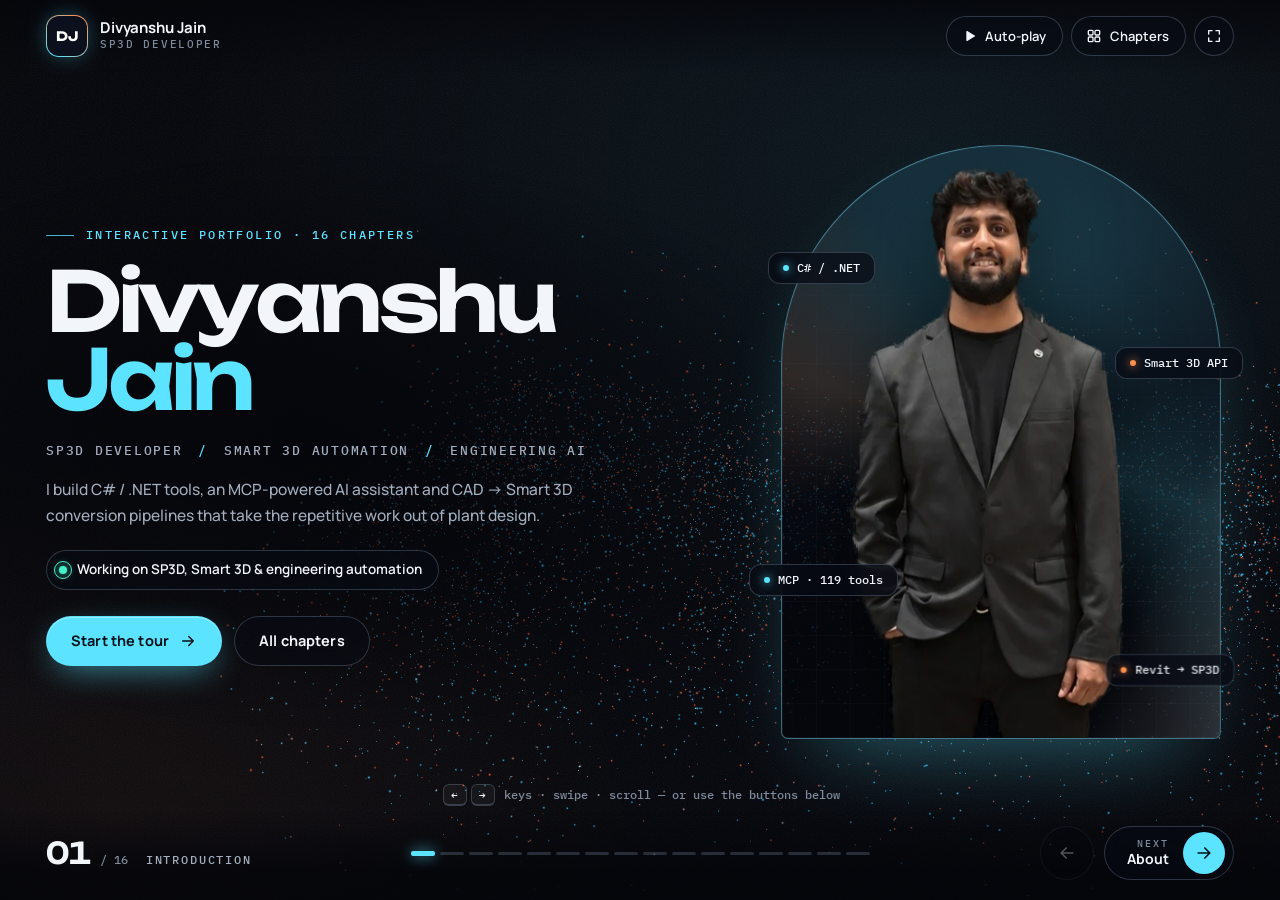
<file: showcase/index.html>
<!doctype html>
<html lang="en" class="no-js">
<head>
  <meta charset="utf-8">
  <meta name="viewport" content="width=device-width, initial-scale=1, viewport-fit=cover">
  <title>Divyanshu Jain — SP3D Developer · Interactive Showcase</title>
  <meta name="description" content="An immersive, chapter-by-chapter tour of Divyanshu Jain's SP3D / Smart 3D work: an MCP-powered AI assistant, automation and bulkload tools, CAD → SP3D conversion, a browser 3D viewer and more.">
  <meta name="theme-color" content="#04050a">
  <meta property="og:type" content="website">
  <meta property="og:title" content="Divyanshu Jain — SP3D Developer · Interactive Showcase">
  <meta property="og:description" content="Smart 3D automation, an MCP-powered SP3D AI Assistant, bulkload tools and CAD → SP3D conversion — told in 16 cinematic chapters.">
  <meta property="og:url" content="https://divyanshu-jain9898.github.io/Divyanshu-Jain-Portfolio/showcase/">
  <meta property="og:image" content="https://divyanshu-jain9898.github.io/Divyanshu-Jain-Portfolio/showcase/og.jpg">
  <meta name="twitter:card" content="summary_large_image">
  <link rel="icon" href="favicon.svg" type="image/svg+xml">
  <link rel="preconnect" href="https://fonts.googleapis.com">
  <link rel="preconnect" href="https://fonts.gstatic.com" crossorigin>
  <link rel="stylesheet" href="https://fonts.googleapis.com/css2?family=IBM+Plex+Mono:wght@400;500&family=Manrope:wght@400;500;600;700&family=Unbounded:wght@400;500;600;700&display=swap">
  <link rel="stylesheet" href="css/app.css">
  <link rel="preload" as="image" href="media/img/portrait-cutout.webp">
  <script>document.documentElement.classList.replace("no-js", "js");</script>
</head>
<body>
  <svg width="0" height="0" style="position:absolute" aria-hidden="true">
    <symbol id="i-next" viewBox="0 0 24 24"><path d="M5 12h14M13 6l6 6-6 6" fill="none" stroke="currentColor" stroke-width="2" stroke-linecap="round" stroke-linejoin="round"/></symbol>
    <symbol id="i-prev" viewBox="0 0 24 24"><path d="M19 12H5M11 6l-6 6 6 6" fill="none" stroke="currentColor" stroke-width="2" stroke-linecap="round" stroke-linejoin="round"/></symbol>
    <symbol id="i-grid" viewBox="0 0 24 24"><g fill="none" stroke="currentColor" stroke-width="2"><rect x="3.5" y="3.5" width="7" height="7" rx="1.5"/><rect x="13.5" y="3.5" width="7" height="7" rx="1.5"/><rect x="3.5" y="13.5" width="7" height="7" rx="1.5"/><rect x="13.5" y="13.5" width="7" height="7" rx="1.5"/></g></symbol>
    <symbol id="i-play" viewBox="0 0 24 24"><path d="M8 5.5v13a1 1 0 0 0 1.5.86l11-6.5a1 1 0 0 0 0-1.72l-11-6.5A1 1 0 0 0 8 5.5Z" fill="currentColor"/></symbol>
    <symbol id="i-pause" viewBox="0 0 24 24"><g fill="currentColor"><rect x="6" y="5" width="4" height="14" rx="1"/><rect x="14" y="5" width="4" height="14" rx="1"/></g></symbol>
    <symbol id="i-expand" viewBox="0 0 24 24"><path d="M4 9V4h5M20 9V4h-5M4 15v5h5M20 15v5h-5" fill="none" stroke="currentColor" stroke-width="2" stroke-linecap="round" stroke-linejoin="round"/></symbol>
    <symbol id="i-close" viewBox="0 0 24 24"><path d="M6 6l12 12M18 6 6 18" fill="none" stroke="currentColor" stroke-width="2" stroke-linecap="round"/></symbol>
    <symbol id="i-check" viewBox="0 0 24 24"><path d="m5 12 5 5L20 7" fill="none" stroke="currentColor" stroke-width="2.4" stroke-linecap="round" stroke-linejoin="round"/></symbol>
    <symbol id="i-copy" viewBox="0 0 24 24"><g fill="none" stroke="currentColor" stroke-width="2"><rect x="9" y="9" width="12" height="12" rx="2"/><path d="M5 15V5a2 2 0 0 1 2-2h10"/></g></symbol>
    <symbol id="i-mail" viewBox="0 0 24 24"><g fill="none" stroke="currentColor" stroke-width="2" stroke-linecap="round" stroke-linejoin="round"><rect x="3" y="5" width="18" height="14" rx="2"/><path d="m3 7 9 6 9-6"/></g></symbol>
    <symbol id="i-phone" viewBox="0 0 24 24"><path d="M22 16.9v3a2 2 0 0 1-2.2 2 19.8 19.8 0 0 1-8.6-3.1 19.5 19.5 0 0 1-6-6A19.8 19.8 0 0 1 2.1 4.2 2 2 0 0 1 4.1 2h3a2 2 0 0 1 2 1.7c.1.9.4 1.8.7 2.7a2 2 0 0 1-.5 2.1L8 9.8a16 16 0 0 0 6 6l1.3-1.3a2 2 0 0 1 2.1-.5c.9.3 1.8.6 2.7.7a2 2 0 0 1 1.7 2Z" fill="none" stroke="currentColor" stroke-width="2" stroke-linecap="round" stroke-linejoin="round"/></symbol>
    <symbol id="i-in" viewBox="0 0 24 24"><path d="M4.98 3.5a2.5 2.5 0 1 1 0 5 2.5 2.5 0 0 1 0-5ZM3 9.75h4v11H3v-11Zm6.5 0h3.8v1.5h.06c.53-1 1.83-2.06 3.77-2.06 4.03 0 4.77 2.65 4.77 6.1v5.46h-4v-4.84c0-1.16-.02-2.64-1.61-2.64-1.61 0-1.86 1.26-1.86 2.56v4.92h-4v-11Z" fill="currentColor"/></symbol>
    <symbol id="i-cube" viewBox="0 0 24 24"><g fill="none" stroke="currentColor" stroke-width="1.8" stroke-linejoin="round"><path d="M12 2 3 7v10l9 5 9-5V7l-9-5Z"/><path d="m3 7 9 5 9-5M12 12v10"/></g></symbol>
    <symbol id="i-restart" viewBox="0 0 24 24"><g fill="none" stroke="currentColor" stroke-width="2" stroke-linecap="round" stroke-linejoin="round"><path d="M3 12a9 9 0 1 0 3-6.7L3 8"/><path d="M3 3v5h5"/></g></symbol>
    <symbol id="i-flip" viewBox="0 0 24 24"><g fill="none" stroke="currentColor" stroke-width="2" stroke-linecap="round" stroke-linejoin="round"><path d="M17 1l4 4-4 4"/><path d="M3 11V9a4 4 0 0 1 4-4h14M7 23l-4-4 4-4"/><path d="M21 13v2a4 4 0 0 1-4 4H3"/></g></symbol>
    <symbol id="i-power" viewBox="0 0 24 24"><g fill="none" stroke="currentColor" stroke-width="2" stroke-linecap="round"><path d="M12 3v9"/><path d="M6.3 6.3a8 8 0 1 0 11.4 0"/></g></symbol>
  </svg>

  <canvas id="stage" aria-hidden="true"></canvas>
  <div class="vignette" aria-hidden="true"></div>
  <div class="grain" aria-hidden="true"></div>

  <!-- ===== Top chrome ===== -->
  <header class="top">
    <button class="brand" data-go="0" aria-label="Divyanshu Jain — back to the first chapter">
      <span class="mark" aria-hidden="true">DJ</span>
      <span class="brand-txt">Divyanshu Jain<small>SP3D Developer</small></span>
    </button>
    <div class="top-actions">
      <button class="chip-btn" id="btn-auto" aria-pressed="false" aria-label="Play the tour automatically"><svg><use href="#i-play"/></svg><span>Auto-play</span></button>
      <button class="chip-btn" data-open="chapters" aria-label="Open the chapter menu"><svg><use href="#i-grid"/></svg><span>Chapters</span></button>
      <button class="icon-btn" id="btn-full" aria-label="Toggle full screen"><svg><use href="#i-expand"/></svg></button>
    </div>
  </header>

  <main id="deck" aria-roledescription="presentation" aria-label="Divyanshu Jain — interactive portfolio">

    <!-- 01 INTRO -->
    <section class="page p-intro" id="intro" data-title="Introduction" data-sub="Who I am" data-shape="plant" data-pal="#5be3ff,#ff8f4d" data-layout='{"x":1.9,"y":-1.0,"z":-1,"rx":0.3,"ry":-0.5,"s":0.92,"spin":0.035,"op":0.85}' aria-label="Introduction">
      <div class="wrap intro-grid">
        <div class="intro-copy">
          <p class="kicker" data-a>Interactive portfolio · 16 chapters</p>
          <h1 class="mega" data-split aria-label="Divyanshu Jain">Divyanshu<br>Jain</h1>
          <p class="role" data-a>SP3D Developer <i>/</i> Smart 3D automation <i>/</i> Engineering AI</p>
          <p class="lede" data-a>I build C#&nbsp;/&nbsp;.NET tools, an MCP-powered AI assistant and CAD&nbsp;→&nbsp;Smart&nbsp;3D conversion pipelines that take the repetitive work out of plant design.</p>
          <p class="status" data-a><span class="dot" aria-hidden="true"></span>Working on SP3D, Smart 3D &amp; engineering automation</p>
          <div class="cta-row" data-a>
            <button class="btn btn-primary magnetic" data-next>Start the tour <svg><use href="#i-next"/></svg></button>
            <button class="btn btn-ghost magnetic" data-open="chapters">All chapters</button>
          </div>
        </div>
        <div class="intro-visual" data-a>
          <div class="arch tilt">
            <span class="arch-glow" aria-hidden="true"></span>
            <img src="media/img/portrait-cutout.webp" alt="Portrait of Divyanshu Jain" width="445" height="649" fetchpriority="high">
            <span class="arch-sweep" aria-hidden="true"></span>
          </div>
          <span class="float-tag ft1" aria-hidden="true"><span>C# / .NET</span></span>
          <span class="float-tag ft2" aria-hidden="true"><span>Smart 3D API</span></span>
          <span class="float-tag ft3" aria-hidden="true"><span>MCP · 119 tools</span></span>
          <span class="float-tag ft4" aria-hidden="true"><span>Revit → SP3D</span></span>
        </div>
      </div>
      <p class="hint" data-a><kbd>←</kbd><kbd>→</kbd> keys · swipe · scroll — or use the buttons below</p>
    </section>

    <!-- 02 ABOUT -->
    <section class="page p-about" id="about" data-title="About" data-sub="Engineering, written in code" data-shape="helix" data-pal="#5be3ff,#9d8cff" data-layout='{"x":5.0,"y":0,"z":-2,"rx":0.15,"ry":0,"s":1,"spin":0.16,"op":0.75}' aria-label="About">
      <div class="wrap about-grid">
        <div class="holo" data-a>
          <span class="holo-grid" aria-hidden="true"></span>
          <img src="media/img/portrait-full.webp" alt="Divyanshu Jain" width="425" height="1023" loading="lazy">
          <span class="holo-scan" aria-hidden="true"></span>
          <span class="holo-label" aria-hidden="true"><b>ID</b> Divyanshu Jain · SP3D Developer</span>
        </div>
        <div class="about-copy">
          <p class="eyebrow" data-a>About</p>
          <h2 class="title" data-split>Plant-design engineering, <em>written in code.</em></h2>
          <p class="lede" data-a>I sit between engineering and software. I customize and administer <b>Intergraph Smart&nbsp;3D</b> for EPC projects — catalog &amp; specifications, smart symbols, hangers &amp; supports, drawings and reports — and write the C#&nbsp;/&nbsp;VB.NET tools that automate the work around them. I also build AI products for AEC.</p>
          <div class="stats">
            <div class="stat" data-a><b><span data-count="15">0</span><em>+</em></b><span>SP3D tools &amp; add-ins built</span></div>
            <div class="stat" data-a><b><span data-count="119">0</span></b><span>Smart&nbsp;3D tools exposed over MCP</span></div>
            <div class="stat" data-a><b><span data-count="4">0</span></b><span>model sources auto-converted to SP3D</span></div>
          </div>
          <div class="focus">
            <div class="focus-card tilt" data-a><svg><use href="#i-cube"/></svg><b>Smart 3D customization</b><span>Catalog, specs, symbols, hangers &amp; supports, drawings, reports, admin.</span></div>
            <div class="focus-card tilt" data-a><svg viewBox="0 0 24 24"><path d="m8 9-4 3 4 3M16 9l4 3-4 3M13.5 5l-3 14" fill="none" stroke="currentColor" stroke-width="1.8" stroke-linecap="round" stroke-linejoin="round"/></svg><b>Custom commands &amp; tools</b><span>C# / VB.NET on the Smart 3D object model.</span></div>
            <div class="focus-card tilt" data-a><svg viewBox="0 0 24 24"><path d="M4 7h12l-3-3M20 17H8l3 3" fill="none" stroke="currentColor" stroke-width="1.8" stroke-linecap="round" stroke-linejoin="round"/></svg><b>CAD → SP3D conversion</b><span>Revit, Plant 3D, E3D and P&amp;ID into Smart 3D.</span></div>
            <div class="focus-card tilt" data-a><svg viewBox="0 0 24 24"><g fill="none" stroke="currentColor" stroke-width="1.8" stroke-linecap="round"><path d="M12 3v3M12 18v3M3 12h3M18 12h3"/><rect x="7" y="7" width="10" height="10" rx="2"/></g></svg><b>AI for engineering</b><span>MCP, LLMs, RAG, OCR and computer vision.</span></div>
          </div>
        </div>
      </div>
    </section>

    <!-- 03 SKILLS -->
    <section class="page p-skills" id="skills" data-title="Skills" data-sub="The orbit of my toolkit" data-shape="orbits" data-pal="#5be3ff,#ff8f4d" data-layout='{"x":-3.4,"y":0,"z":-1.5,"rx":0.35,"ry":0.2,"s":1.05,"spin":0.07,"op":0.75}' aria-label="Skills">
      <div class="wrap skills-grid">
        <div class="skills-head">
          <p class="eyebrow" data-a>Skills</p>
          <h2 class="title" data-split>A Smart&nbsp;3D specialist <em>who ships software.</em></h2>
          <p class="lede" data-a>Pick an orbit to explore each part of the toolkit.</p>
        </div>
        <div class="orbit-sys" data-a>
          <div class="orbit-spin">
            <svg class="orbit-rings" viewBox="0 0 400 400" aria-hidden="true"><ellipse cx="200" cy="200" rx="190" ry="190"/><ellipse cx="200" cy="200" rx="135" ry="135"/><ellipse cx="200" cy="200" rx="80" ry="80"/></svg>
            <div class="orbit-nodes" role="tablist" aria-label="Skill areas" id="orbit-nodes"></div>
          </div>
          <div class="orbit-core" aria-hidden="true"><b>SP3D</b><span>core</span></div>
        </div>
        <div class="skill-panel glass" id="skill-panel" role="tabpanel" aria-live="polite" data-a></div>
      </div>
    </section>

    <!-- 04 EXPERIENCE -->
    <section class="page p-xp" id="experience" data-title="Experience" data-sub="What I've delivered" data-shape="wave" data-pal="#ff8f4d,#5be3ff" data-layout='{"x":0,"y":-2.2,"z":-1,"rx":0.45,"ry":-0.2,"s":1.1,"spin":0.02,"op":0.75}' aria-label="Experience">
      <div class="wrap">
        <div class="head-row">
          <div>
            <p class="eyebrow" data-a>Experience</p>
            <h2 class="title" data-split>What I've <em>built and delivered.</em></h2>
          </div>
          <p class="lede narrow" data-a>Flip a card for the detail.</p>
        </div>
        <div class="xp-track">
          <article class="xp-card" data-a>
            <div class="xp-inner">
              <div class="xp-face xp-front">
                <span class="xp-tag">EPC projects</span>
                <h3>SP3D Developer &amp; Smart&nbsp;3D Administrator</h3>
                <p>Piping · structure · equipment · hangers &amp; supports · drawings</p>
                <div class="xp-projects">
                  <span><b>CRPO — Saudi Aramco project</b>Hangers &amp; supports · valve symbols · bolt command</span>
                  <span><b>VG — Venture Global project</b>Hangers &amp; supports · name rules · admin commands</span>
                </div>
                <button class="xp-flip" aria-label="Show details: SP3D Developer and Smart 3D Administrator"><svg><use href="#i-flip"/></svg>Details</button>
              </div>
              <div class="xp-face xp-back">
                <ul>
                  <li>C# / VB.NET custom commands automating modeling and admin workflows.</li>
                  <li>Catalog &amp; specification development with bulkload sheets and business rules.</li>
                  <li>Custom 3D symbols — valves, flanges, equipment, instruments, stairs &amp; ladders.</li>
                  <li>Isometrics, GADs, MTOs, view styles, graphic and label rules.</li>
                  <li>Admin automation: IFC, permission groups, naming rules, piping callouts.</li>
                  <li>Revit / Plant 3D → S3D workflows; Navisworks extraction.</li>
                </ul>
                <button class="xp-flip" aria-label="Back to summary"><svg><use href="#i-flip"/></svg>Back</button>
              </div>
            </div>
          </article>
          <article class="xp-card" data-a>
            <div class="xp-inner">
              <div class="xp-face xp-front">
                <span class="xp-tag">AI for AEC</span>
                <h3>Design Technology Specialist</h3>
                <p>AI products for architecture, engineering &amp; construction</p>
                <div class="xp-chips"><span>PDF → CAD</span><span>Revit AI Assistant</span><span>Hologram assistant</span><span>LLM deployment</span></div>
                <button class="xp-flip" aria-label="Show details: Design Technology Specialist"><svg><use href="#i-flip"/></svg>Details</button>
              </div>
              <div class="xp-face xp-back">
                <ul>
                  <li>PDF → CAD conversion and Revit sheet → CAD deliverables.</li>
                  <li>CAD spell checker for drawing text and annotations.</li>
                  <li>Revit AI Assistant for model queries and design workflows.</li>
                  <li>Multilingual PDF → English translation.</li>
                  <li>Hologram assistant with a voice-driven avatar; LLM deployment.</li>
                </ul>
                <button class="xp-flip" aria-label="Back to summary"><svg><use href="#i-flip"/></svg>Back</button>
              </div>
            </div>
          </article>
          <article class="xp-card" data-a>
            <div class="xp-inner">
              <div class="xp-face xp-front">
                <span class="xp-tag">Python · LLMs</span>
                <h3>Software Development</h3>
                <p>Conversational AI and team-based delivery</p>
                <div class="xp-chips"><span>LLM chatbot</span><span>Python</span><span>Agile</span><span>Version control</span></div>
                <button class="xp-flip" aria-label="Show details: Software Development"><svg><use href="#i-flip"/></svg>Details</button>
              </div>
              <div class="xp-face xp-back">
                <ul>
                  <li>Built a chatbot with Python and a large language model.</li>
                  <li>Agile delivery, version control and team-based development.</li>
                </ul>
                <button class="xp-flip" aria-label="Back to summary"><svg><use href="#i-flip"/></svg>Back</button>
              </div>
            </div>
          </article>
        </div>
      </div>
    </section>

    <!-- 05 AI ASSISTANT -->
    <section class="page p-ai" id="ai" data-title="SP3D AI Assistant" data-sub="Talk to a live model" data-shape="neural" data-pal="#9d8cff,#5be3ff" data-layout='{"x":4.3,"y":0.1,"z":-2.5,"rx":0.1,"ry":0,"s":1,"spin":0.1,"op":0.85}' aria-label="SP3D AI Assistant">
      <div class="wrap ai-grid">
        <div class="ai-copy">
          <p class="eyebrow" data-a>SP3D AI Assistant · flagship</p>
          <h2 class="title" data-split>Talk to a live <em>Smart&nbsp;3D</em> model.</h2>
          <p class="lede" data-a>A local LLM plans the work and calls Smart&nbsp;3D tools exposed by my MCP server. Reads run straight away; every change is prepared as a preview and committed only after you approve it.</p>
          <div class="facts">
            <div class="fact" data-a><b data-count="119">119</b><span>MCP tools exposed</span></div>
            <div class="fact" data-a><b>Local</b><span>LLM running on the host GPU</span></div>
            <div class="fact" data-a><b>Review</b><span>preview → approve → commit</span></div>
          </div>
          <p class="clients" data-a><span>Works with</span> Claude Desktop · Claude Code · Codex · Cursor · VS Code · Gemini CLI · LM Studio</p>
          <div class="cta-row" data-a>
            <button class="btn btn-primary magnetic" data-video="sp3d-ai-assistant"><svg><use href="#i-play"/></svg>Watch the demo · 3:40</button>
          </div>
        </div>
        <div class="chat glass" data-a>
          <div class="chat-bar"><i></i><i></i><i></i><span>SP3D AI Assistant</span><em>Interactive simulation</em></div>
          <div class="chat-log" id="chat-log" aria-live="polite"></div>
          <div class="chat-prompts" role="group" aria-label="Try a prompt">
            <button class="prompt" data-script="valve">Add a gate valve with flanges on the selected 10" line</button>
            <button class="prompt" data-script="count">How many pipe runs are in this model?</button>
            <button class="prompt" data-script="sync">Sync the model with the catalog</button>
          </div>
        </div>
      </div>
    </section>

    <!-- 06 MOBILE -->
    <section class="page p-mobile" id="mobile" data-title="AI Assistant · Mobile" data-sub="Smart 3D in your pocket" data-shape="signal" data-pal="#5be3ff,#9d8cff" data-layout='{"x":-1.2,"y":0,"z":-2.5,"rx":0,"ry":0.25,"s":0.95,"spin":0,"op":0.55}' aria-label="SP3D AI Assistant for Android">
      <div class="wrap mobile-grid">
        <div class="phone-stage" data-a>
          <div class="phone">
            <video data-src="media/video/sp3d-ai-mobile.mp4" poster="media/posters/sp3d-ai-mobile-portrait.webp" muted loop playsinline preload="none" aria-label="Android app driving Smart 3D"></video>
            <span class="phone-notch" aria-hidden="true"></span>
          </div>
          <span class="phone-ring r1" aria-hidden="true"></span><span class="phone-ring r2" aria-hidden="true"></span><span class="phone-ring r3" aria-hidden="true"></span>
        </div>
        <div class="mobile-copy">
          <p class="eyebrow" data-a>SP3D AI Assistant · Android</p>
          <h2 class="title" data-split>Smart&nbsp;3D, <em>in your pocket.</em></h2>
          <p class="lede" data-a>The phone becomes a remote screen and keyboard for the assistant. The same agent, MCP tools and approvals run on your own PC — nothing goes to a cloud service.</p>
          <ol class="flow" data-a>
            <li class="flow-node"><b>Android app</b><span>prompt &amp; approve</span></li>
            <li class="flow-node"><b>Host relay</b><span>pinned HTTPS · LAN or Tailscale</span></li>
            <li class="flow-node"><b>SP3D gateway</b><span>agent + MCP server in the VM</span></li>
            <li class="flow-node"><b>Smart 3D</b><span>live model · saved actions</span></li>
          </ol>
          <div class="cta-row" data-a>
            <button class="btn btn-primary magnetic" data-video="sp3d-ai-mobile"><svg><use href="#i-play"/></svg>Watch the demo · 0:38</button>
          </div>
        </div>
      </div>
    </section>

    <!-- 07 WEB3D -->
    <section class="page p-web3d" id="web3d" data-title="SP3D → Web3D" data-sub="Plants in any browser" data-shape="globe" data-pal="#5be3ff,#45f0c8" data-layout='{"x":4.4,"y":0.6,"z":-3,"rx":0.3,"ry":0,"s":1,"spin":0.08,"op":0.75}' aria-label="SP3D to Web3D">
      <div class="wrap web-grid">
        <div class="web-copy">
          <p class="eyebrow" data-a>SP3D → Web3D · live demo</p>
          <h2 class="title" data-split>A Smart&nbsp;3D plant, <em>in any browser.</em></h2>
          <p class="lede" data-a>Exports a plant into one self-contained web viewer — model tree, properties, measuring, sections, comments and simulations — that anyone can open without a Smart&nbsp;3D licence.</p>
          <div class="facts">
            <div class="fact" data-a><b data-count="7153" data-format="comma">0</b><span>objects in the sample plant</span></div>
            <div class="fact" data-a><b>≈10&nbsp;MB</b><span>single-file export</span></div>
            <div class="fact" data-a><b>0</b><span>licences needed to view</span></div>
          </div>
        </div>
        <div class="browser glass" data-a>
          <div class="browser-bar"><i></i><i></i><i></i><span>sp3d-to-web3d · sample plant</span></div>
          <div class="browser-stage">
            <img src="media/shots/web3d-operation.webp" alt="SP3D to Web3D viewer running a plant-operation simulation" loading="lazy">
            <div class="browser-cta">
              <button class="btn btn-primary magnetic" data-open="viewer"><svg><use href="#i-cube"/></svg>Launch the live 3D viewer</button>
              <span>≈16 MB · drag to orbit, click any object for its properties</span>
            </div>
          </div>
        </div>
        <div class="filmstrip" data-a aria-label="Simulations and renders">
          <div class="film-track" id="film-track"></div>
        </div>
      </div>
    </section>

    <!-- 08 CONVERSION -->
    <section class="page p-conv" id="conversion" data-title="CAD → SP3D" data-sub="Plant 3D & Revit, converted" data-shape="plant" data-pal="#ff8f4d,#5be3ff" data-layout='{"x":4.6,"y":-0.2,"z":-3,"rx":0.35,"ry":-0.6,"s":0.85,"spin":0.05,"op":0.7}' aria-label="CAD to SP3D conversion">
      <div class="wrap conv-grid">
        <div class="conv-copy">
          <p class="eyebrow" data-a>3D conversion</p>
          <h2 class="title" data-split>Plant&nbsp;3D &amp; Revit → <em>Smart&nbsp;3D, automatically.</em></h2>
          <div class="tabs" role="tablist" aria-label="Conversion source" data-a>
            <button role="tab" aria-selected="true" data-conv="plant3d">Plant 3D → SP3D</button>
            <button role="tab" aria-selected="false" data-conv="revit">Revit → SP3D</button>
          </div>
          <div class="conv-detail" id="conv-detail" data-a></div>
          <p class="conv-also" data-a>Also built: <b>P&amp;ID → SP3D</b> (computer vision reads P&amp;ID PDFs) and <b>E3D → S3D</b> migration.</p>
        </div>
        <div class="compare glass" data-a>
          <div class="compare-stage" id="compare">
            <img class="cmp-after" alt="" loading="lazy">
            <div class="cmp-before-wrap"><img class="cmp-before" alt="" loading="lazy"></div>
            <span class="cmp-label cmp-l"></span><span class="cmp-label cmp-r">Smart 3D</span>
            <div class="cmp-handle" aria-hidden="true"><span></span></div>
            <input class="cmp-range" type="range" min="0" max="100" value="50" aria-label="Drag to compare the source model with the Smart 3D result">
          </div>
        </div>
      </div>
    </section>

    <!-- 09 ADMIN TOOLS -->
    <section class="page p-tools" id="tools" data-title="Admin & modeling tools" data-sub="One workspace, every task" data-shape="lattice" data-pal="#5be3ff,#9d8cff" data-layout='{"x":-4.4,"y":-1.1,"z":-3,"rx":0.5,"ry":0.6,"s":0.9,"spin":0.06,"op":0.6}' aria-label="Admin and modeling tools">
      <div class="wrap tools-grid">
        <div class="tools-left">
          <p class="eyebrow" data-a>SP3D Tools workspace</p>
          <h2 class="title" data-split>One workspace. <em>Every admin task automated.</em></h2>
          <div class="launcher" id="launcher" role="tablist" aria-label="Tools"></div>
        </div>
        <div class="window glass" id="tool-window" role="tabpanel" aria-live="polite" data-a></div>
      </div>
    </section>

    <!-- 10 DATA -->
    <section class="page p-data" id="data" data-title="Bulkload & catalog data" data-sub="Data without spreadsheet pain" data-shape="datacolumns" data-pal="#45f0c8,#5be3ff" data-layout='{"x":0,"y":-1.4,"z":-3,"rx":0.42,"ry":-0.5,"s":0.95,"spin":0.04,"op":0.55}' aria-label="Bulkload and catalog data tools">
      <div class="wrap">
        <div class="head-row">
          <div>
            <p class="eyebrow" data-a>Bulkload &amp; catalog data</p>
            <h2 class="title" data-split>Catalog data, <em>without the spreadsheet pain.</em></h2>
          </div>
        </div>
        <div class="pipeline glass" data-a aria-label="Bulkload Extractor sample run">
          <div class="pl-node"><b>Smart 3D databases</b><span>catalog · schema · model</span></div>
          <div class="pl-wire" aria-hidden="true"><i></i><i></i><i></i></div>
          <div class="pl-node pl-core"><b>Bulkload Extractor</b><span>saved filter → grouped objects</span></div>
          <div class="pl-wire" aria-hidden="true"><i></i><i></i><i></i></div>
          <div class="pl-node"><b>Bulkload workbooks</b><span>load order · read-back verified</span></div>
          <div class="pl-stats">
            <span><b data-count="25">0</b>objects</span><span><b data-count="75">0</b>occurrences</span><span><b data-count="109">0</b>worksheets</span>
          </div>
        </div>
        <div class="data-cards" id="data-cards"></div>
      </div>
    </section>

    <!-- 11 SYMBOLS -->
    <section class="page p-sym" id="symbols" data-title="Symbols & supports" data-sub="Parametric engineering parts" data-shape="flange" data-pal="#ff8f4d,#ffc46b" data-layout='{"x":-4.4,"y":0,"z":-3.5,"rx":0.2,"ry":0.7,"s":0.95,"spin":0.09,"op":0.6}' aria-label="Symbols and supports">
      <div class="wrap sym-grid">
        <div class="sym-head">
          <p class="eyebrow" data-a>Symbols, supports &amp; modeling</p>
          <h2 class="title" data-split>Parametric parts, <em>resolved by code.</em></h2>
        </div>
        <div class="flange-demo glass" data-a>
          <div class="fd-head"><b>Flange · automated bolt insertion</b><span>NPS 10 · ASME B16.5 (illustrative)</span></div>
          <svg class="fd-svg" viewBox="0 0 300 300" role="img" aria-label="Flange face with its bolt circle">
            <circle class="fd-face" cx="150" cy="150" r="102.4"/>
            <circle class="fd-raised" cx="150" cy="150" r="81.6"/>
            <circle class="fd-bore" cx="150" cy="150" r="64"/>
            <circle class="fd-bc" cx="150" cy="150" r="91.2"/>
            <g id="fd-bolts"></g>
          </svg>
          <div class="fd-ctrl" role="group" aria-label="Flange rating">
            <button data-rating="150" aria-pressed="true">Class 150</button>
            <button data-rating="300" aria-pressed="false">Class 300</button>
            <button data-rating="600" aria-pressed="false">Class 600</button>
          </div>
          <p class="fd-out" aria-live="polite"><b id="fd-count">12</b> stud bolts · <b id="fd-dia">7/8"</b> — resolved from the bolt spec at runtime</p>
        </div>
        <div class="sym-side">
          <div class="supports glass" data-a>
            <div class="sup-head"><b>Hanger &amp; Support Library</b><span>8 parametric types · Symbol API</span></div>
            <div class="sup-board" id="sup-board" role="group" aria-label="Support types — pick one"></div>
            <p class="sup-note" id="sup-note" aria-live="polite"></p>
          </div>
          <div class="mini-row" data-a>
            <button class="mini glass" data-lightbox="routecraft"><b>RouteCraft 3D</b><span>Pipe routing in the live model</span></button>
            <button class="mini glass" data-lightbox="pid"><b>P&amp;ID → SP3D</b><span>Vision-read P&amp;IDs, auto-modeled</span></button>
          </div>
        </div>
      </div>
    </section>

    <!-- 12 THEATER -->
    <section class="page p-theater" id="theater" data-title="Demo theater" data-sub="Watch the work" data-shape="screen" data-pal="#5be3ff,#9d8cff" data-layout='{"x":0,"y":0.5,"z":-4.5,"rx":0.05,"ry":0,"s":1,"spin":0,"op":0.5}' aria-label="Demo theater">
      <div class="wrap theater-wrap">
        <div class="center-head">
          <p class="eyebrow" data-a>Demo theater</p>
          <h2 class="title" data-split>Watch <em>the work.</em></h2>
        </div>
        <div class="coverflow" id="coverflow" aria-roledescription="carousel" aria-label="Demo videos" data-a>
          <div class="cf-track" id="cf-track"></div>
          <button class="cf-arrow cf-prev" aria-label="Previous video"><svg><use href="#i-prev"/></svg></button>
          <button class="cf-arrow cf-next" aria-label="Next video"><svg><use href="#i-next"/></svg></button>
        </div>
        <div class="cf-caption" id="cf-caption" aria-live="polite" data-a></div>
      </div>
    </section>

    <!-- 13 BEYOND -->
    <section class="page p-beyond" id="beyond" data-title="Beyond SP3D" data-sub="AI, hologram & software" data-shape="galaxy" data-pal="#9d8cff,#ff8f4d" data-layout='{"x":0.8,"y":-0.3,"z":-2.5,"rx":0.75,"ry":0,"s":1.2,"spin":0.06,"op":0.9}' aria-label="Beyond SP3D">
      <div class="wrap beyond-grid">
        <div class="beyond-head">
          <p class="eyebrow" data-a>Beyond SP3D</p>
          <h2 class="title" data-split>AI, hologram <em>&amp; software builds.</em></h2>
        </div>
        <div class="holo-feature glass" data-a>
          <button class="hf-media" data-video="hologram-assistant" aria-label="Play the 3D Model Hologram AI Assistant demo">
            <video data-src="media/video/previews/hologram-assistant.mp4" poster="media/posters/hologram-assistant.webp" muted loop playsinline preload="none" aria-hidden="true"></video>
            <span class="play-dot"><svg><use href="#i-play"/></svg></span>
          </button>
          <div class="hf-copy">
            <span class="tag">AR / Hologram</span>
            <h3>3D Model Hologram AI Assistant</h3>
            <p>A hand-built hologram display with a voice-commanded AI avatar and a 3D model explorer.</p>
          </div>
        </div>
        <div class="beyond-tiles" id="beyond-tiles"></div>
      </div>
    </section>

    <!-- 14 MOTION, AVATARS & GAMES -->
    <section class="page p-motion" id="motion" data-title="Motion &amp; avatars" data-sub="Body tracking, avatars &amp; games" data-shape="skeleton" data-pal="#45f0c8,#9d8cff" data-layout='{"x":-4.6,"y":-1.25,"z":-2.2,"rx":0.04,"ry":0.4,"s":0.78,"spin":0,"op":0.95}' aria-label="Motion tracking, avatars and games">
      <div class="wrap motion-grid">
        <div class="motion-head">
          <p class="eyebrow" data-a>Motion, avatars &amp; games</p>
          <h2 class="title" data-split>Your body <em>is the controller.</em></h2>
          <p class="lede" data-a>Computer-vision and Unity builds that turn a person's movement — or conversation — into something interactive.</p>
        </div>
        <div class="motion-cards" id="motion-cards"></div>
      </div>
    </section>

    <!-- 15 IOT -->
    <section class="page p-iot" id="iot" data-title="IoT & robotics" data-sub="Hardware builds" data-shape="chip" data-pal="#ff8f4d,#5be3ff" data-layout='{"x":0,"y":0,"z":-3.5,"rx":-0.35,"ry":0,"s":1.3,"spin":0.0,"op":0.6}' aria-label="IoT and robotics">
      <div class="wrap">
        <div class="head-row">
          <div>
            <p class="eyebrow" data-a>IoT &amp; robotics</p>
            <h2 class="title" data-split>Hardware builds — <em>sensors, motors, on-device ML.</em></h2>
          </div>
          <button class="power" id="power" aria-pressed="false" data-a><svg><use href="#i-power"/></svg><span>Power on</span></button>
        </div>
        <div class="iot-cards" id="iot-cards"></div>
      </div>
    </section>

    <!-- 16 CONTACT -->
    <section class="page p-contact" id="contact" data-title="Contact" data-sub="Let's build smarter plants" data-shape="knot" data-pal="#5be3ff,#9d8cff" data-layout='{"x":3.6,"y":0,"z":-1.5,"rx":0.3,"ry":0.3,"s":1,"spin":0.12,"op":0.8}' aria-label="Contact">
      <div class="wrap contact-grid">
        <div>
          <p class="eyebrow" data-a>Contact</p>
          <h2 class="mega-2" data-split>Let's build <em>smarter plants.</em></h2>
          <p class="lede" data-a>Hiring for SP3D development, Smart&nbsp;3D administration or engineering automation? I'm happy to walk you through any tool in this tour.</p>
          <div class="contact-list">
            <div class="c-row glass" data-a>
              <span class="c-ico"><svg><use href="#i-mail"/></svg></span>
              <a href="mailto:jaindivyanshu005@gmail.com"><small>Email</small>jaindivyanshu005@<wbr>gmail.com</a>
              <button class="icon-btn" data-copy="jaindivyanshu005@gmail.com" aria-label="Copy email address"><svg><use href="#i-copy"/></svg></button>
            </div>
            <a class="c-row glass" href="tel:+919589285530" data-a>
              <span class="c-ico"><svg><use href="#i-phone"/></svg></span>
              <span><small>Phone</small>+91 95892 85530</span>
            </a>
            <a class="c-row glass" href="https://www.linkedin.com/in/divyanshu-00" target="_blank" rel="noopener" data-a>
              <span class="c-ico"><svg><use href="#i-in"/></svg></span>
              <span><small>LinkedIn</small>linkedin.com/in/divyanshu-00</span>
            </a>
          </div>
          <div class="cta-row" data-a>
            <a class="btn btn-primary magnetic" href="mailto:jaindivyanshu005@gmail.com?subject=SP3D%20role%20%E2%80%94%20let%27s%20talk"><svg><use href="#i-mail"/></svg>Email me</a>
            <button class="btn btn-ghost magnetic" data-go="0"><svg><use href="#i-restart"/></svg>Restart the tour</button>
          </div>
          <p class="legal" data-a>Smart 3D is a trademark of Hexagon. Revit and AutoCAD Plant 3D are trademarks of Autodesk.</p>
        </div>
      </div>
    </section>
  </main>

  <!-- ===== Bottom chrome ===== -->
  <footer class="bottom">
    <div class="counter" aria-hidden="true"><b id="ctr-num">01</b><span>/ <span id="ctr-total">15</span></span><em id="ctr-title">Introduction</em></div>
    <nav class="segments" id="segments" aria-label="Chapters"></nav>
    <div class="nav-btns">
      <button class="nav-btn prev magnetic" id="btn-prev" aria-label="Previous chapter"><svg><use href="#i-prev"/></svg></button>
      <button class="nav-btn next magnetic" id="btn-next" aria-label="Next chapter"><span class="next-label"><small>Next</small><b id="next-title">About</b></span><svg><use href="#i-next"/></svg><span class="auto-ring" aria-hidden="true"></span></button>
    </div>
  </footer>

  <!-- ===== Transition layers ===== -->
  <div class="sweep" aria-hidden="true"><span></span></div>
  <div class="titlecard" aria-hidden="true"><b id="tc-num">02</b><span id="tc-title">About</span></div>
  <div class="sr-only" id="announcer" aria-live="polite"></div>

  <!-- ===== Overlays ===== -->
  <div class="overlay chapters" id="ov-chapters" role="dialog" aria-modal="true" aria-label="Chapters" hidden>
    <div class="ov-head"><b>Chapters</b><button class="icon-btn" data-close aria-label="Close"><svg><use href="#i-close"/></svg></button></div>
    <ol class="ch-grid" id="ch-grid"></ol>
  </div>
  <div class="overlay theater-ov" id="ov-video" role="dialog" aria-modal="true" aria-label="Video" hidden>
    <div class="ov-head"><b id="ov-video-title">Demo</b><button class="icon-btn" data-close aria-label="Close video"><svg><use href="#i-close"/></svg></button></div>
    <div class="ov-video-stage" id="ov-video-stage"></div>
    <p class="ov-caption" id="ov-video-caption"></p>
  </div>
  <div class="overlay lightbox" id="ov-lightbox" role="dialog" aria-modal="true" aria-label="Image viewer" hidden>
    <div class="ov-head"><b id="lb-title">Gallery</b><button class="icon-btn" data-close aria-label="Close"><svg><use href="#i-close"/></svg></button></div>
    <div class="lb-stage"><button class="lb-arrow lb-prev" aria-label="Previous image"><svg><use href="#i-prev"/></svg></button><img id="lb-img" alt=""><button class="lb-arrow lb-next" aria-label="Next image"><svg><use href="#i-next"/></svg></button></div>
    <p class="ov-caption" id="lb-caption"></p>
  </div>
  <div class="overlay viewer-ov" id="ov-viewer" role="dialog" aria-modal="true" aria-label="Live SP3D to Web3D viewer" hidden>
    <div class="ov-head"><b>SP3D → Web3D · live viewer</b><span class="ov-note">Drag to orbit · scroll to zoom · click objects</span><a class="icon-btn" href="demo/sp3d-to-web3d/" target="_blank" rel="noopener" aria-label="Open the viewer in a new tab"><svg><use href="#i-expand"/></svg></a><button class="icon-btn" data-close aria-label="Close viewer"><svg><use href="#i-close"/></svg></button></div>
    <div class="viewer-stage" id="viewer-stage"></div>
  </div>

  <noscript><p class="noscript">This tour is best with JavaScript on — the chapters are shown below as a single page.</p></noscript>

  <script src="vendor/gsap.min.js"></script>
  <script src="js/data.js"></script>
  <script src="js/app.js" defer></script>
  <script type="module" src="js/scene.js"></script>
</body>
</html>
</file>
<file: showcase/css/app.css>
/* =====================================================================
   Divyanshu Jain — Interactive Showcase
   Full-screen chapters over a persistent particle stage.
   ===================================================================== */

@property --acc { syntax: "<color>"; inherits: true; initial-value: #5be3ff; }
@property --acc2 { syntax: "<color>"; inherits: true; initial-value: #ff8f4d; }

:root {
  --bg: #04050a;
  --bg2: #080b14;
  --ink: #f2f5fa;
  --mute: #a3adbd;
  --faint: #7f8a9c;
  --line: rgba(160, 180, 210, .14);
  --line2: rgba(160, 180, 210, .26);
  --glass: rgba(10, 14, 24, .62);
  --glass-solid: rgba(10, 14, 24, .9);
  --cyan: #5be3ff;
  --ember: #ff8f4d;
  --violet: #9d8cff;
  --teal: #45f0c8;
  --gold: #ffc46b;
  --acc: #5be3ff;
  --acc2: #ff8f4d;
  --on-acc: #03111a;
  --display: "Unbounded", "Manrope", system-ui, sans-serif;
  --body: "Manrope", system-ui, -apple-system, "Segoe UI", sans-serif;
  --mono: "IBM Plex Mono", ui-monospace, "SFMono-Regular", Menlo, monospace;
  --top: 72px;
  --bot: 88px;
  --gut: clamp(16px, 3.6vw, 56px);
  --r: 20px;
  --ease: cubic-bezier(.2, .75, .1, 1);
  transition: --acc 1.2s ease, --acc2 1.2s ease;
}

*, *::before, *::after { box-sizing: border-box; }
html, body { height: 100%; }
html { -webkit-text-size-adjust: 100%; }
body {
  margin: 0;
  background:
    radial-gradient(1200px 760px at 72% 18%, rgba(91, 227, 255, .07), transparent 62%),
    radial-gradient(900px 620px at 8% 92%, rgba(255, 143, 77, .055), transparent 60%),
    var(--bg);
  color: var(--ink);
  font: 500 16px/1.6 var(--body);
  -webkit-font-smoothing: antialiased;
  -moz-osx-font-smoothing: grayscale;
  text-rendering: optimizeLegibility;
}
.js body { overflow: hidden; overscroll-behavior: none; }
img, video, svg { display: block; max-width: 100%; }
button { font: inherit; color: inherit; cursor: pointer; }
button:disabled { cursor: default; }
a { color: inherit; }
svg { width: 1em; height: 1em; flex: none; }
[hidden] { display: none !important; }
::selection { background: color-mix(in srgb, var(--acc) 40%, transparent); color: #fff; }
:focus-visible { outline: 2px solid var(--acc); outline-offset: 3px; border-radius: 10px; }
.sr-only { position: absolute !important; width: 1px; height: 1px; padding: 0; margin: -1px; overflow: hidden; clip: rect(0 0 0 0); white-space: nowrap; border: 0; }
kbd { display: inline-grid; place-items: center; min-width: 24px; height: 22px; padding: 0 6px; margin: 0 2px; border: 1px solid var(--line2); border-bottom-width: 2px; border-radius: 6px; font: 500 11px var(--mono); color: var(--ink); background: rgba(255, 255, 255, .04); }

/* ---------- atmosphere ---------- */
#stage { position: fixed; inset: 0; width: 100%; height: 100%; z-index: 0; pointer-events: none; }
.vignette { position: fixed; inset: 0; z-index: 1; pointer-events: none; background: radial-gradient(120% 90% at 50% 45%, transparent 52%, rgba(2, 3, 7, .72) 100%); }
.grain {
  position: fixed; inset: -60px; z-index: 2; pointer-events: none; opacity: .06;
  background-image: url("data:image/svg+xml,%3Csvg xmlns='http://www.w3.org/2000/svg' width='160' height='160'%3E%3Cfilter id='n'%3E%3CfeTurbulence type='fractalNoise' baseFrequency='.9' numOctaves='2' stitchTiles='stitch'/%3E%3CfeColorMatrix values='0 0 0 0 1  0 0 0 0 1  0 0 0 0 1  0 0 0 .9 0'/%3E%3C/filter%3E%3Crect width='100%25' height='100%25' filter='url(%23n)'/%3E%3C/svg%3E");
  animation: grain 1.4s steps(5) infinite;
}
@keyframes grain {
  0% { transform: translate(0, 0); } 20% { transform: translate(-22px, 14px); } 40% { transform: translate(18px, -26px); }
  60% { transform: translate(-12px, -8px); } 80% { transform: translate(26px, 20px); } 100% { transform: translate(0, 0); }
}
.no-webgl body { background: radial-gradient(900px 600px at 75% 30%, rgba(91, 227, 255, .12), transparent 60%), radial-gradient(800px 600px at 15% 85%, rgba(157, 140, 255, .1), transparent 60%), var(--bg); }
.cursor-aura { position: fixed; left: 0; top: 0; width: 520px; height: 520px; margin: -260px 0 0 -260px; z-index: 2; pointer-events: none; border-radius: 50%; background: radial-gradient(circle, color-mix(in srgb, var(--acc) 9%, transparent), transparent 62%); opacity: 0; transition: opacity .5s; will-change: transform; }
.has-pointer .cursor-aura { opacity: 1; }

/* ---------- shared type ---------- */
.kicker, .eyebrow {
  display: inline-flex; align-items: center; gap: 12px; margin: 0;
  font: 500 12px/1.4 var(--mono); letter-spacing: .2em; text-transform: uppercase; color: var(--acc);
}
.kicker::before, .eyebrow::before { content: ""; width: 28px; height: 1px; background: currentColor; opacity: .8; }
.title {
  margin: 14px 0 0; font: 600 clamp(28px, 3.3vw, 50px)/1.08 var(--display); letter-spacing: -.035em; text-wrap: balance;
}
.title em, .mega-2 em { font-style: normal; color: var(--acc); }
.lede { margin: 16px 0 0; max-width: 36em; color: var(--mute); font-size: clamp(15px, 1.12vw, 17px); line-height: 1.68; }
.lede b { color: var(--ink); font-weight: 700; }
.lede.narrow { max-width: 22em; }
.tag { display: inline-flex; align-items: center; gap: 6px; padding: 4px 10px; border-radius: 999px; border: 1px solid color-mix(in srgb, var(--acc) 45%, transparent); color: var(--acc); font: 500 10.5px/1.5 var(--mono); letter-spacing: .12em; text-transform: uppercase; }
.chips { display: flex; flex-wrap: wrap; gap: 6px; margin: 0; padding: 0; list-style: none; }
.chips li, .chips span { padding: 4px 10px; border-radius: 999px; background: rgba(255, 255, 255, .045); border: 1px solid var(--line); font: 500 11.5px/1.5 var(--mono); color: var(--mute); }
.checks { list-style: none; margin: 0; padding: 0; display: grid; gap: 8px; }
.checks li { position: relative; padding-left: 26px; color: var(--mute); font-size: 14px; line-height: 1.5; }
.checks li::before { content: ""; position: absolute; left: 0; top: .2em; width: 16px; height: 16px; border-radius: 50%; background: color-mix(in srgb, var(--acc) 16%, transparent) url("data:image/svg+xml,%3Csvg xmlns='http://www.w3.org/2000/svg' viewBox='0 0 24 24'%3E%3Cpath d='m6 12 4 4 8-8' fill='none' stroke='%23ffffff' stroke-width='3' stroke-linecap='round' stroke-linejoin='round'/%3E%3C/svg%3E") center / 10px no-repeat; box-shadow: inset 0 0 0 1px color-mix(in srgb, var(--acc) 60%, transparent); }

/* split text */
[data-split] .w { display: inline-block; white-space: nowrap; }
[data-split] .c { display: inline-block; will-change: transform, opacity; }
.title em .c, .mega-2 em .c { color: var(--acc); }

/* ---------- glass + controls ---------- */
.glass {
  position: relative; isolation: isolate;
  background: var(--glass);
  border: 1px solid var(--line);
  border-radius: var(--r);
  -webkit-backdrop-filter: blur(16px) saturate(1.25);
  backdrop-filter: blur(16px) saturate(1.25);
  box-shadow: 0 30px 70px -36px rgba(0, 0, 0, .75), inset 0 1px 0 rgba(255, 255, 255, .05);
}
.glass::before, .spot::before {
  content: ""; position: absolute; inset: 0; z-index: -1; border-radius: inherit; pointer-events: none;
  background: radial-gradient(380px circle at var(--mx, 50%) var(--my, 50%), color-mix(in srgb, var(--acc) 13%, transparent), transparent 45%);
  opacity: 0; transition: opacity .35s;
}
.glass:hover::before, .spot:hover::before { opacity: 1; }

.btn {
  position: relative; display: inline-flex; align-items: center; justify-content: center; gap: 10px;
  min-height: 50px; padding: 0 24px; border-radius: 999px; border: 1px solid transparent;
  font: 700 14.5px/1 var(--body); letter-spacing: .01em; text-decoration: none; white-space: nowrap;
  transition: background .3s, border-color .3s, box-shadow .3s, color .3s;
}
.btn svg { width: 18px; height: 18px; }
.btn-primary { background: var(--acc); color: var(--on-acc); box-shadow: 0 10px 34px -10px color-mix(in srgb, var(--acc) 70%, transparent), inset 0 1px 0 rgba(255, 255, 255, .35); }
.btn-primary:hover { box-shadow: 0 14px 44px -8px color-mix(in srgb, var(--acc) 85%, transparent), inset 0 1px 0 rgba(255, 255, 255, .35); }
.btn-ghost { border-color: var(--line2); background: rgba(8, 11, 20, .5); color: var(--ink); -webkit-backdrop-filter: blur(10px); backdrop-filter: blur(10px); }
.btn-ghost:hover { border-color: color-mix(in srgb, var(--acc) 70%, transparent); color: #fff; }
.cta-row { display: flex; flex-wrap: wrap; gap: 12px; margin-top: 26px; }
.magnetic { will-change: transform; }

.chip-btn, .icon-btn {
  display: inline-flex; align-items: center; justify-content: center; gap: 8px;
  height: 40px; border-radius: 999px; border: 1px solid var(--line2);
  background: rgba(8, 11, 20, .55); color: var(--ink);
  -webkit-backdrop-filter: blur(10px); backdrop-filter: blur(10px);
  font: 600 13px/1 var(--body); text-decoration: none;
  transition: border-color .25s, background .25s, color .25s;
}
.chip-btn { padding: 0 16px 0 14px; }
.icon-btn { width: 40px; padding: 0; flex: none; }
.chip-btn svg, .icon-btn svg { width: 16px; height: 16px; }
.chip-btn:hover, .icon-btn:hover { border-color: color-mix(in srgb, var(--acc) 70%, transparent); background: rgba(14, 20, 34, .75); }
.chip-btn[aria-pressed="true"] { border-color: var(--acc); color: var(--acc); background: color-mix(in srgb, var(--acc) 10%, rgba(8, 11, 20, .6)); }

/* ---------- top chrome ---------- */
.top {
  position: fixed; top: 0; left: 0; right: 0; z-index: 20; height: var(--top);
  display: flex; align-items: center; justify-content: space-between; gap: 16px;
  padding: 0 var(--gut); pointer-events: none;
  background: linear-gradient(180deg, rgba(4, 5, 10, .72), rgba(4, 5, 10, 0));
}
.top > * { pointer-events: auto; }
.brand { display: flex; align-items: center; gap: 12px; padding: 0; border: 0; background: none; text-align: left; border-radius: 12px; }
.mark {
  position: relative; display: grid; place-items: center; width: 42px; height: 42px; border-radius: 13px;
  font: 700 13px/1 var(--display); letter-spacing: -.02em; color: #fff;
  background: linear-gradient(#0b101c, #0b101c) padding-box, conic-gradient(from 210deg, var(--acc), var(--acc2), var(--acc)) border-box;
  border: 1.5px solid transparent;
  box-shadow: 0 0 24px -6px color-mix(in srgb, var(--acc) 60%, transparent);
}
.brand-txt { display: grid; font: 700 15px/1.2 var(--body); letter-spacing: -.01em; }
.brand-txt small { font: 500 10.5px/1.5 var(--mono); letter-spacing: .16em; text-transform: uppercase; color: var(--faint); }
.top-actions { display: flex; align-items: center; gap: 8px; }

/* ---------- bottom chrome ---------- */
.bottom {
  position: fixed; left: 0; right: 0; bottom: 0; z-index: 20; height: var(--bot);
  display: grid; grid-template-columns: minmax(0, 1fr) auto minmax(0, 1fr); align-items: center; gap: 20px;
  padding: 0 var(--gut) 6px; pointer-events: none;
  background: linear-gradient(0deg, rgba(4, 5, 10, .82) 30%, rgba(4, 5, 10, 0));
}
.bottom > * { pointer-events: auto; }
.bottom::before { content: ""; position: absolute; left: 0; top: 0; height: 2px; width: calc(var(--prog, 0) * 100%); background: linear-gradient(90deg, var(--acc2), var(--acc)); opacity: 0; transition: width .9s var(--ease); }
.counter { display: flex; align-items: baseline; gap: 10px; min-width: 0; }
.counter b { font: 600 30px/1 var(--display); letter-spacing: -.04em; font-variant-numeric: tabular-nums; }
.counter > span { font: 500 12px var(--mono); color: var(--faint); }
.counter em { margin-left: 8px; font: 500 11.5px/1.3 var(--mono); font-style: normal; letter-spacing: .16em; text-transform: uppercase; color: var(--mute); white-space: nowrap; overflow: hidden; text-overflow: ellipsis; }
.segments { display: flex; align-items: center; gap: 5px; }
.seg { position: relative; width: 24px; height: 28px; padding: 0; border: 0; background: none; }
.seg::before { content: ""; position: absolute; left: 0; right: 0; top: 50%; height: 3px; margin-top: -1.5px; border-radius: 2px; background: rgba(160, 180, 210, .22); transition: background .4s, height .3s, margin .3s; }
.seg.done::before { background: color-mix(in srgb, var(--acc) 45%, rgba(160, 180, 210, .25)); }
.seg.on::before { background: var(--acc); height: 5px; margin-top: -2.5px; box-shadow: 0 0 14px color-mix(in srgb, var(--acc) 80%, transparent); }
.seg.beyond::after { content: ""; position: absolute; left: 50%; top: 3px; width: 3px; height: 3px; margin-left: -1.5px; border-radius: 50%; background: var(--faint); opacity: .7; }
.seg:hover::before { background: var(--ink); }
.seg .seg-tip {
  position: absolute; left: 50%; bottom: 100%; transform: translate(-50%, 6px); padding: 6px 10px; border-radius: 8px;
  background: var(--glass-solid); border: 1px solid var(--line2); white-space: nowrap; pointer-events: none;
  font: 500 11px/1.2 var(--mono); color: var(--ink); opacity: 0; transition: opacity .2s, transform .2s;
}
.seg:hover .seg-tip, .seg:focus-visible .seg-tip { opacity: 1; transform: translate(-50%, -2px); }
.nav-btns { display: flex; justify-content: flex-end; align-items: center; gap: 10px; }
.nav-btn {
  position: relative; display: inline-flex; align-items: center; gap: 14px; height: 54px; border-radius: 999px; overflow: hidden;
  border: 1px solid var(--line2); background: rgba(8, 11, 20, .62); color: var(--ink);
  -webkit-backdrop-filter: blur(12px); backdrop-filter: blur(12px);
  transition: border-color .3s, background .3s, opacity .3s;
}
.nav-btn svg { width: 20px; height: 20px; }
.nav-btn.prev { width: 54px; justify-content: center; }
.nav-btn.next { padding: 0 8px 0 22px; }
.nav-btn.next > svg { box-sizing: content-box; padding: 11px; border-radius: 50%; background: var(--acc); color: var(--on-acc); transition: transform .35s var(--ease); }
.nav-btn.next:hover > svg { transform: translateX(3px); }
.nav-btn:hover { border-color: color-mix(in srgb, var(--acc) 70%, transparent); background: rgba(14, 20, 34, .78); }
.nav-btn:disabled { opacity: .32; }
.nav-btn:disabled:hover { border-color: var(--line2); background: rgba(8, 11, 20, .62); }
.next-label { display: grid; text-align: right; line-height: 1.2; }
.next-label small { font: 500 10px var(--mono); letter-spacing: .2em; text-transform: uppercase; color: var(--faint); }
.next-label b { font: 700 14px/1.3 var(--body); max-width: 210px; white-space: nowrap; overflow: hidden; text-overflow: ellipsis; }
.auto-ring { position: absolute; left: 0; bottom: 0; height: 2px; width: 100%; background: var(--acc); transform: scaleX(0); transform-origin: left; opacity: .9; }

/* ---------- deck + pages ---------- */
#deck { position: relative; z-index: 3; }
.js #deck { position: fixed; inset: 0; }
.page { position: relative; display: flex; flex-direction: column; min-height: 100vh; padding: calc(var(--top) + 8px) var(--gut) calc(var(--bot) + 8px); }
.js .page {
  position: absolute; inset: 0; min-height: 0; display: none;
  overflow-x: hidden; overflow-y: auto; overscroll-behavior: contain;
  scrollbar-width: none;
}
.js .page::-webkit-scrollbar { display: none; }
.js .page.is-active, .js .page.is-leaving { display: flex; }
.js .page.is-leaving { pointer-events: none; z-index: 1; }
.js .page.is-active { z-index: 2; }
.wrap { position: relative; width: 100%; max-width: 1280px; margin: auto; }
.head-row { display: flex; align-items: flex-end; justify-content: space-between; gap: 24px; flex-wrap: wrap; }
.head-row .lede { margin: 0 0 6px; }
.head-row > div:first-child { flex: 1 1 0; min-width: min(100%, 300px); }
.head-row > :not(:first-child) { flex: none; }
.center-head { text-align: center; }
.center-head .eyebrow::after { content: ""; width: 28px; height: 1px; background: currentColor; opacity: .8; }

/* ---------- transition layers ---------- */
.sweep { position: fixed; inset: 0; z-index: 28; pointer-events: none; overflow: hidden; }
.sweep span {
  position: absolute; top: -10%; bottom: -10%; left: 0; width: 34vw; opacity: 0;
  background: linear-gradient(90deg, transparent, color-mix(in srgb, var(--acc) 16%, transparent) 38%, color-mix(in srgb, var(--acc) 34%, rgba(255, 255, 255, .25)) 50%, color-mix(in srgb, var(--acc) 16%, transparent) 62%, transparent);
  transform: skewX(-14deg); mix-blend-mode: screen;
}
.sweep span::after { content: ""; position: absolute; top: 0; bottom: 0; left: 50%; width: 1px; background: #fff; box-shadow: 0 0 22px 4px color-mix(in srgb, var(--acc) 90%, transparent); opacity: .85; }
.titlecard { position: fixed; inset: 0; z-index: 27; display: grid; place-content: center; justify-items: center; gap: 10px; pointer-events: none; text-align: center; opacity: 0; padding: 0 var(--gut); background: radial-gradient(60% 46% at 50% 50%, rgba(4, 5, 10, .82), rgba(4, 5, 10, .35) 60%, rgba(4, 5, 10, 0) 100%); }
.titlecard b { font: 500 13px/1 var(--mono); letter-spacing: .4em; color: var(--acc); padding-left: .4em; }
.titlecard span { font: 600 clamp(34px, 6.4vw, 96px)/1 var(--display); letter-spacing: -.04em; color: #fff; text-shadow: 0 0 60px color-mix(in srgb, var(--acc) 45%, transparent); }

/* =====================================================================
   01 · Intro
   ===================================================================== */
.intro-grid { display: grid; grid-template-columns: minmax(0, 1.18fr) minmax(0, .82fr); gap: clamp(24px, 4vw, 72px); align-items: center; }
.intro-copy { position: relative; isolation: isolate; }
.intro-copy::before { content: ""; position: absolute; inset: -14% -22% -14% -40%; z-index: -1; pointer-events: none; background: radial-gradient(closest-side, rgba(4, 5, 10, .78), rgba(4, 5, 10, .45) 55%, rgba(4, 5, 10, 0)); }
.mega { margin: 18px 0 0; font: 600 clamp(46px, 6.5vw, 108px)/.94 var(--display); letter-spacing: -.055em; }
.mega br + .w .c, .mega .w:last-child .c { color: var(--acc); }
.role { margin: 22px 0 0; font: 500 12.5px/1.6 var(--mono); letter-spacing: .14em; text-transform: uppercase; color: var(--mute); }
.role i { font-style: normal; color: var(--acc); padding: 0 6px; }
.p-intro .lede { font-size: clamp(15.5px, 1.2vw, 18px); max-width: 34em; }
.status {
  display: inline-flex; align-items: center; gap: 10px; margin: 22px 0 0; padding: 8px 16px 8px 12px; border-radius: 999px;
  border: 1px solid var(--line2); background: rgba(8, 11, 20, .55); -webkit-backdrop-filter: blur(10px); backdrop-filter: blur(10px);
  font-size: 13.5px; font-weight: 600; color: var(--ink);
}
.dot { position: relative; width: 8px; height: 8px; border-radius: 50%; background: var(--teal); box-shadow: 0 0 10px var(--teal); flex: none; }
.dot::after { content: ""; position: absolute; inset: -5px; border-radius: 50%; border: 1px solid var(--teal); animation: ping 2.2s var(--ease) infinite; }
@keyframes ping { 0% { transform: scale(.5); opacity: 1; } 100% { transform: scale(2.2); opacity: 0; } }

.intro-visual { position: relative; display: grid; place-items: end center; height: min(66vh, 600px); }
.arch {
  position: relative; height: 100%; aspect-ratio: .74; border-radius: 999px 999px 32px 32px; overflow: hidden;
  background: radial-gradient(120% 70% at 50% 18%, color-mix(in srgb, var(--acc) 22%, transparent), transparent 64%), linear-gradient(180deg, rgba(12, 21, 38, .42), rgba(5, 7, 13, .78) 82%);
  border: 1px solid color-mix(in srgb, var(--acc) 30%, var(--line2));
  box-shadow: 0 40px 90px -40px color-mix(in srgb, var(--acc) 45%, transparent), inset 0 0 0 1px rgba(255, 255, 255, .03);
  transform-style: preserve-3d;
}
.arch img { position: absolute; left: 3%; bottom: 0; width: 94%; height: auto; z-index: 2; filter: drop-shadow(0 18px 40px rgba(0, 0, 0, .55)); }
.arch-glow { position: absolute; inset: -40%; z-index: 1; background: conic-gradient(from 0deg, transparent 0 20%, color-mix(in srgb, var(--acc) 30%, transparent) 30%, transparent 42% 70%, color-mix(in srgb, var(--acc2) 26%, transparent) 80%, transparent 92%); animation: spin 14s linear infinite; opacity: .55; }
.arch::after { content: ""; position: absolute; inset: 0; z-index: 1; background: repeating-linear-gradient(0deg, rgba(255, 255, 255, .025) 0 1px, transparent 1px 34px), repeating-linear-gradient(90deg, rgba(255, 255, 255, .025) 0 1px, transparent 1px 34px); mask-image: linear-gradient(180deg, transparent, #000 60%); -webkit-mask-image: linear-gradient(180deg, transparent, #000 60%); }
.arch-sweep { position: absolute; inset: 0; z-index: 3; pointer-events: none; background: linear-gradient(115deg, transparent 40%, rgba(255, 255, 255, .14) 50%, transparent 60%); background-size: 260% 100%; animation: sheen 6.5s ease-in-out infinite; mix-blend-mode: screen; }
@keyframes sheen { 0%, 55% { background-position: 130% 0; } 100% { background-position: -40% 0; } }
@keyframes spin { to { transform: rotate(360deg); } }
.float-tag { position: absolute; z-index: 4; }
.float-tag > span {
  display: inline-flex; align-items: center; gap: 8px; padding: 9px 14px; border-radius: 12px;
  font: 500 12px/1 var(--mono); color: var(--ink); white-space: nowrap;
  background: rgba(8, 11, 20, .72); border: 1px solid var(--line2); -webkit-backdrop-filter: blur(10px); backdrop-filter: blur(10px);
  box-shadow: 0 16px 34px -18px rgba(0, 0, 0, .8);
  animation: bob 6s ease-in-out infinite;
}
.float-tag > span::before { content: ""; width: 6px; height: 6px; border-radius: 50%; background: var(--acc); box-shadow: 0 0 10px var(--acc); }
.ft1 { left: 0; top: 18%; }
.ft2 { right: -2%; top: 34%; }
.ft2 > span { animation-delay: -1.5s; }
.ft2 > span::before, .ft4 > span::before { background: var(--acc2); box-shadow: 0 0 10px var(--acc2); }
.ft3 { left: -4%; bottom: 24%; }
.ft3 > span { animation-delay: -3s; }
.ft4 { right: 0; bottom: 9%; }
.ft4 > span { animation-delay: -4.5s; }
@keyframes bob { 0%, 100% { transform: translateY(0); } 50% { transform: translateY(-10px); } }
.hint { position: absolute; left: 0; right: 0; bottom: calc(var(--bot) + 6px); text-align: center; margin: 0; font: 500 11.5px var(--mono); color: var(--faint); white-space: nowrap; }

/* =====================================================================
   02 · About
   ===================================================================== */
.about-grid { display: grid; grid-template-columns: minmax(0, .58fr) minmax(0, 1.42fr); gap: clamp(28px, 4.5vw, 80px); align-items: center; }
.holo {
  position: relative; justify-self: center; height: min(68vh, 620px); aspect-ratio: .5; border-radius: 26px; overflow: hidden;
  border: 1px solid color-mix(in srgb, var(--acc) 40%, transparent);
  background: radial-gradient(90% 50% at 50% 22%, color-mix(in srgb, var(--acc) 22%, transparent), transparent 70%), linear-gradient(180deg, rgba(10, 18, 32, .85), rgba(4, 6, 12, .9));
  box-shadow: 0 0 0 1px rgba(255, 255, 255, .02) inset, 0 40px 90px -40px color-mix(in srgb, var(--acc) 50%, transparent);
}
.holo img { position: absolute; left: 50%; bottom: 3%; height: 94%; width: auto; max-width: none; transform: translateX(-50%); z-index: 2; filter: drop-shadow(0 0 20px color-mix(in srgb, var(--acc) 35%, transparent)) saturate(.92) contrast(1.04); }
.holo::after { content: ""; position: absolute; inset: 0; z-index: 3; pointer-events: none; background: repeating-linear-gradient(180deg, rgba(255, 255, 255, .035) 0 1px, transparent 1px 4px); mix-blend-mode: overlay; }
.holo-grid { position: absolute; left: -30%; right: -30%; bottom: -8%; height: 44%; z-index: 1; background: repeating-linear-gradient(90deg, color-mix(in srgb, var(--acc) 30%, transparent) 0 1px, transparent 1px 32px), repeating-linear-gradient(0deg, color-mix(in srgb, var(--acc) 30%, transparent) 0 1px, transparent 1px 32px); transform: perspective(300px) rotateX(62deg); transform-origin: 50% 100%; mask-image: linear-gradient(0deg, #000, transparent 85%); -webkit-mask-image: linear-gradient(0deg, #000, transparent 85%); opacity: .55; }
.holo-scan { position: absolute; left: 0; right: 0; top: 0; height: 90px; z-index: 4; pointer-events: none; background: linear-gradient(180deg, transparent, color-mix(in srgb, var(--acc) 22%, transparent) 70%, color-mix(in srgb, var(--acc) 70%, #fff)); opacity: .55; animation: scan 4.6s cubic-bezier(.55, 0, .45, 1) infinite; mix-blend-mode: screen; }
.holo-scan::after { content: ""; position: absolute; left: 0; right: 0; bottom: 0; height: 1px; background: #fff; box-shadow: 0 0 16px 2px var(--acc); }
@keyframes scan { 0% { transform: translateY(-100px); } 100% { transform: translateY(calc(min(68vh, 620px) + 10px)); } }
.holo-label { position: absolute; left: 12px; right: 12px; bottom: 12px; z-index: 5; padding: 8px 10px; border-radius: 10px; background: rgba(4, 6, 12, .72); border: 1px solid var(--line); font: 500 10.5px/1.3 var(--mono); letter-spacing: .06em; color: var(--mute); white-space: nowrap; overflow: hidden; text-overflow: ellipsis; }
.holo-label b { color: var(--acc); margin-right: 6px; }
.stats { display: grid; grid-template-columns: repeat(3, minmax(0, 1fr)); margin: 24px 0 20px; border-top: 1px solid var(--line); border-bottom: 1px solid var(--line); }
.stat { display: grid; align-content: start; gap: 4px; padding: 16px 16px 14px 0; }
.stat + .stat { padding-left: 18px; border-left: 1px solid var(--line); }
.stat b { font: 600 clamp(30px, 3vw, 42px)/1 var(--display); letter-spacing: -.04em; font-variant-numeric: tabular-nums; }
.stat b em { font-style: normal; color: var(--acc); }
.stat > span { font-size: 13px; line-height: 1.45; color: var(--mute); }
.focus { display: grid; grid-template-columns: repeat(2, minmax(0, 1fr)); gap: 12px; }
.focus-card {
  position: relative; display: grid; grid-template-columns: auto 1fr; column-gap: 12px; row-gap: 3px; align-items: start;
  padding: 15px 16px; border-radius: 16px; border: 1px solid var(--line); background: rgba(10, 14, 24, .55);
  -webkit-backdrop-filter: blur(12px); backdrop-filter: blur(12px); transition: border-color .3s, background .3s;
}
.focus-card svg { grid-row: span 2; width: 34px; height: 34px; padding: 7px; border-radius: 10px; color: var(--acc); background: color-mix(in srgb, var(--acc) 12%, transparent); }
.focus-card b { font-size: 14.5px; line-height: 1.35; }
.focus-card span { font-size: 13px; line-height: 1.45; color: var(--mute); }
.focus-card:hover { border-color: color-mix(in srgb, var(--acc) 55%, transparent); background: rgba(14, 20, 34, .7); }

/* =====================================================================
   03 · Skills
   ===================================================================== */
.skills-grid { display: grid; grid-template-columns: minmax(0, .95fr) minmax(0, 1.05fr); grid-template-areas: "orbit head" "orbit panel"; gap: 18px clamp(24px, 4vw, 64px); align-items: center; }
.skills-head { grid-area: head; align-self: end; }
.orbit-sys { grid-area: orbit; position: relative; justify-self: center; width: min(84%, 58vh, 500px); aspect-ratio: 1; }
.orbit-spin { position: absolute; inset: 0; animation: spin 90s linear infinite; }
.orbit-sys:hover .orbit-spin, .orbit-sys:focus-within .orbit-spin, .orbit-sys:hover .on-rot, .orbit-sys:focus-within .on-rot { animation-play-state: paused; }
.orbit-rings { position: absolute; inset: 0; width: 100%; height: 100%; overflow: visible; }
.orbit-rings ellipse { fill: none; stroke: rgba(160, 180, 210, .2); stroke-width: 1; stroke-dasharray: 2 7; vector-effect: non-scaling-stroke; }
.orbit-rings ellipse:nth-child(2) { stroke: color-mix(in srgb, var(--acc) 40%, transparent); stroke-dasharray: 60 14 4 14; }
.orbit-nodes { position: absolute; inset: 0; }
.orbit-node { position: absolute; left: var(--x); top: var(--y); transform: translate(-50%, -50%); padding: 0; border: 0; background: none; z-index: 2; border-radius: 999px; }
.orbit-node:focus-visible { outline: none; }
.orbit-node:focus-visible .on-pill { outline: 2px solid var(--acc); outline-offset: 3px; }
.on-rot { display: block; animation: spin 90s linear infinite reverse; }
.on-pill {
  display: inline-flex; align-items: center; gap: 9px; padding: 9px 15px 9px 10px; border-radius: 999px; white-space: nowrap; text-align: left;
  background: rgba(8, 11, 20, .78); border: 1px solid var(--line2); -webkit-backdrop-filter: blur(10px); backdrop-filter: blur(10px);
  font: 700 13px/1.1 var(--body); color: var(--ink);
  transition: background .3s, border-color .3s, color .3s, box-shadow .3s;
}
.orbit-node .ico { display: grid; place-items: center; width: 28px; height: 28px; border-radius: 50%; background: color-mix(in srgb, var(--acc) 14%, transparent); color: var(--acc); }
.orbit-node .ico svg { width: 16px; height: 16px; }
.orbit-node small { display: block; font: 500 10px/1.2 var(--mono); color: var(--faint); letter-spacing: .04em; margin-top: 2px; }
.orbit-node:hover .on-pill { border-color: color-mix(in srgb, var(--acc) 70%, transparent); }
.orbit-node[aria-selected="true"] .on-pill { background: var(--acc); color: var(--on-acc); border-color: var(--acc); box-shadow: 0 0 34px -4px color-mix(in srgb, var(--acc) 80%, transparent); }
.orbit-node[aria-selected="true"] .ico { background: rgba(3, 17, 26, .16); color: var(--on-acc); }
.orbit-node[aria-selected="true"] small { color: rgba(3, 17, 26, .7); }
.orbit-core { position: absolute; left: 37%; top: 37%; width: 26%; aspect-ratio: 1; display: grid; place-content: center; text-align: center; border-radius: 50%; background: radial-gradient(circle at 35% 30%, color-mix(in srgb, var(--acc) 50%, #0b1220), #060a14 70%); border: 1px solid color-mix(in srgb, var(--acc) 50%, transparent); box-shadow: 0 0 60px -6px color-mix(in srgb, var(--acc) 55%, transparent), inset 0 0 30px rgba(0, 0, 0, .6); }
.orbit-core::after { content: ""; position: absolute; inset: -14px; border-radius: 50%; border: 1px solid color-mix(in srgb, var(--acc) 40%, transparent); animation: ping 3s var(--ease) infinite; }
.orbit-core b { font: 600 clamp(15px, 1.6vw, 22px)/1 var(--display); letter-spacing: -.02em; }
.orbit-core span { font: 500 10px/1.4 var(--mono); letter-spacing: .3em; text-transform: uppercase; color: var(--mute); margin-top: 4px; }
.skill-panel { grid-area: panel; align-self: start; padding: 22px 24px; }
.sp-head { display: flex; align-items: center; gap: 14px; }
.sp-head .ico { display: grid; place-items: center; width: 44px; height: 44px; border-radius: 13px; color: var(--acc); background: color-mix(in srgb, var(--acc) 13%, transparent); border: 1px solid color-mix(in srgb, var(--acc) 35%, transparent); }
.sp-head .ico svg { width: 22px; height: 22px; }
.sp-head h3 { margin: 0; font: 600 19px/1.25 var(--display); letter-spacing: -.02em; }
.sp-head p { margin: 2px 0 0; font: 500 11px var(--mono); letter-spacing: .14em; text-transform: uppercase; color: var(--faint); }
.sp-intro { margin: 14px 0 16px; color: var(--mute); font-size: 14.5px; }
.sp-items { display: grid; grid-template-columns: repeat(2, minmax(0, 1fr)); gap: 10px; margin: 0; padding: 0; list-style: none; }
.sp-items li { padding: 11px 13px; border-radius: 13px; background: rgba(255, 255, 255, .03); border: 1px solid var(--line); }
.sp-items b { display: block; font-size: 13.5px; line-height: 1.35; }
.sp-items span { display: block; margin-top: 3px; font-size: 12.5px; line-height: 1.45; color: var(--mute); }

/* =====================================================================
   04 · Experience
   ===================================================================== */
.xp-track { display: grid; grid-template-columns: repeat(3, minmax(0, 1fr)); gap: 18px; margin-top: 28px; perspective: 1600px; }
.xp-card { height: clamp(330px, 50vh, 400px); transform-style: preserve-3d; }
.xp-inner { position: relative; height: 100%; transform-style: preserve-3d; transition: transform .9s cubic-bezier(.5, .05, .2, 1); }
.xp-card.is-flipped .xp-inner { transform: rotateY(180deg); }
.xp-face {
  position: absolute; inset: 0; display: flex; flex-direction: column; padding: 24px; border-radius: var(--r);
  background: linear-gradient(160deg, rgba(16, 22, 38, .94), rgba(7, 10, 18, .94)); border: 1px solid var(--line2);
  -webkit-backface-visibility: hidden; backface-visibility: hidden; overflow: hidden;
  box-shadow: 0 40px 70px -40px rgba(0, 0, 0, .85);
}
.xp-face::after { content: ""; position: absolute; left: 0; right: 0; top: 0; height: 2px; background: linear-gradient(90deg, var(--acc), transparent 70%); }
.xp-back { transform: rotateY(180deg); background: linear-gradient(160deg, rgba(20, 24, 44, .96), rgba(8, 10, 20, .96)); }
.xp-tag { align-self: flex-start; padding: 5px 11px; border-radius: 999px; font: 500 10.5px/1.4 var(--mono); letter-spacing: .14em; text-transform: uppercase; color: var(--acc); border: 1px solid color-mix(in srgb, var(--acc) 45%, transparent); }
.xp-face h3 { margin: 16px 0 6px; font: 600 clamp(17px, 1.5vw, 21px)/1.25 var(--display); letter-spacing: -.025em; }
.xp-face > p { margin: 0; color: var(--mute); font-size: 14px; line-height: 1.5; }
.xp-projects { display: grid; gap: 10px; margin-top: 18px; }
.xp-projects span { display: block; padding: 10px 14px; border-left: 2px solid var(--acc); border-radius: 0 12px 12px 0; background: rgba(255, 255, 255, .035); font-size: 12.5px; line-height: 1.45; color: var(--mute); }
.xp-projects b { display: block; margin-bottom: 2px; font-size: 13.5px; color: var(--ink); }
.xp-chips { display: flex; flex-wrap: wrap; gap: 7px; margin-top: 18px; }
.xp-chips span { padding: 6px 12px; border-radius: 999px; font-size: 12.5px; font-weight: 600; background: rgba(255, 255, 255, .045); border: 1px solid var(--line); }
.xp-back ul { margin: 0; padding: 0; list-style: none; display: grid; gap: 9px; }
.xp-back li { position: relative; padding-left: 18px; font-size: 13.5px; line-height: 1.5; color: var(--mute); }
.xp-back li::before { content: ""; position: absolute; left: 0; top: .62em; width: 8px; height: 2px; background: var(--acc); }
.xp-flip { margin-top: auto; align-self: flex-start; display: inline-flex; align-items: center; gap: 8px; padding: 9px 14px; border-radius: 999px; border: 1px solid var(--line2); background: rgba(255, 255, 255, .03); font-size: 12.5px; font-weight: 700; transition: border-color .3s, color .3s; }
.xp-flip svg { width: 15px; height: 15px; color: var(--acc); }
.xp-flip:hover { border-color: var(--acc); color: #fff; }

/* =====================================================================
   05 · AI Assistant
   ===================================================================== */
.ai-grid { display: grid; grid-template-columns: minmax(0, .95fr) minmax(0, 1.05fr); gap: clamp(28px, 4vw, 64px); align-items: center; }
.facts { display: grid; grid-template-columns: repeat(3, minmax(0, 1fr)); gap: 10px; margin-top: 24px; }
.fact { padding: 14px 15px; border-radius: 15px; border: 1px solid var(--line); background: rgba(10, 14, 24, .55); -webkit-backdrop-filter: blur(10px); backdrop-filter: blur(10px); }
.fact b { display: block; font: 600 clamp(18px, 1.7vw, 24px)/1.1 var(--display); letter-spacing: -.03em; color: var(--acc); font-variant-numeric: tabular-nums; }
.fact span { display: block; margin-top: 6px; font-size: 12.5px; line-height: 1.4; color: var(--mute); }
.clients { margin: 18px 0 0; font-size: 13.5px; line-height: 1.6; color: var(--mute); }
.clients span { display: block; font: 500 10.5px/1.6 var(--mono); letter-spacing: .18em; text-transform: uppercase; color: var(--faint); }
.chat { display: flex; flex-direction: column; height: clamp(420px, 64vh, 560px); overflow: hidden; }
.chat-bar { display: flex; align-items: center; gap: 7px; padding: 13px 16px; border-bottom: 1px solid var(--line); font-size: 13px; font-weight: 700; }
.chat-bar i, .browser-bar i, .win-bar i { width: 10px; height: 10px; border-radius: 50%; background: #ff5f57; flex: none; }
.chat-bar i:nth-child(2), .browser-bar i:nth-child(2), .win-bar i:nth-child(2) { background: #febc2e; }
.chat-bar i:nth-child(3), .browser-bar i:nth-child(3), .win-bar i:nth-child(3) { background: #28c840; }
.chat-bar span { margin-left: 8px; }
.chat-bar em { margin-left: auto; padding: 4px 9px; border-radius: 999px; font: 500 10px/1.3 var(--mono); font-style: normal; letter-spacing: .12em; text-transform: uppercase; color: var(--acc); border: 1px solid color-mix(in srgb, var(--acc) 40%, transparent); }
.chat-log { flex: 1; min-height: 0; overflow-y: auto; padding: 18px; display: flex; flex-direction: column; gap: 12px; scroll-behavior: smooth; scrollbar-width: thin; scrollbar-color: rgba(160, 180, 210, .25) transparent; }
.chat-empty { margin: auto; max-width: 290px; text-align: center; color: var(--faint); font-size: 13.5px; }
.chat-empty svg { width: 36px; height: 36px; margin: 0 auto 10px; color: var(--acc); }
.msg { max-width: 88%; padding: 10px 14px; border-radius: 16px; font-size: 14px; line-height: 1.55; }
.msg.user { align-self: flex-end; background: color-mix(in srgb, var(--acc) 18%, rgba(14, 20, 34, .9)); border: 1px solid color-mix(in srgb, var(--acc) 40%, transparent); border-bottom-right-radius: 5px; }
.msg.bot { align-self: flex-start; background: rgba(255, 255, 255, .045); border: 1px solid var(--line); border-bottom-left-radius: 5px; color: #dfe6f0; }
.msg.bot code, .tool code { font: 500 12.5px var(--mono); color: var(--acc); }
.tool { align-self: flex-start; display: flex; align-items: center; gap: 10px; padding: 7px 12px; border-radius: 10px; font: 500 12px/1.4 var(--mono); color: var(--mute); background: rgba(0, 0, 0, .25); border: 1px dashed var(--line2); }
.tool .spin { width: 14px; height: 14px; border-radius: 50%; border: 2px solid var(--line2); border-top-color: var(--acc); animation: spin .8s linear infinite; flex: none; }
.tool.done .spin { animation: none; border-color: var(--teal); background: var(--teal) url("data:image/svg+xml,%3Csvg xmlns='http://www.w3.org/2000/svg' viewBox='0 0 24 24'%3E%3Cpath d='m6 12 4 4 8-8' fill='none' stroke='%2303111a' stroke-width='3.5' stroke-linecap='round' stroke-linejoin='round'/%3E%3C/svg%3E") center / 10px no-repeat; }
.tool small { color: var(--faint); }
.typing { align-self: flex-start; display: inline-flex; gap: 5px; padding: 12px 14px; border-radius: 14px; background: rgba(255, 255, 255, .045); border: 1px solid var(--line); }
.typing i { width: 6px; height: 6px; border-radius: 50%; background: var(--mute); animation: typing 1s ease-in-out infinite; }
.typing i:nth-child(2) { animation-delay: .15s; }
.typing i:nth-child(3) { animation-delay: .3s; }
@keyframes typing { 0%, 100% { transform: translateY(0); opacity: .4; } 50% { transform: translateY(-4px); opacity: 1; } }
.approval { align-self: stretch; padding: 14px; border-radius: 14px; background: rgba(6, 10, 18, .8); border: 1px solid color-mix(in srgb, var(--acc) 40%, transparent); box-shadow: 0 0 0 4px color-mix(in srgb, var(--acc) 7%, transparent); }
.approval h4 { display: flex; align-items: center; gap: 8px; margin: 0 0 10px; font: 700 13px/1.3 var(--body); }
.approval h4 svg { width: 15px; height: 15px; color: var(--acc); }
.approval h4 small { margin-left: auto; font: 500 10.5px var(--mono); letter-spacing: .1em; text-transform: uppercase; color: var(--gold); }
.approval table { width: 100%; border-collapse: collapse; font-size: 12.5px; }
.approval th, .approval td { text-align: left; padding: 6px 8px; border-bottom: 1px solid var(--line); }
.approval th { font: 500 10px var(--mono); letter-spacing: .12em; text-transform: uppercase; color: var(--faint); }
.approval td:last-child, .approval th:last-child { text-align: right; }
.approval .acts { display: flex; gap: 8px; margin-top: 12px; }
.approval .acts button { flex: 1; height: 38px; border-radius: 10px; font-size: 13px; font-weight: 700; border: 1px solid var(--line2); background: rgba(255, 255, 255, .04); transition: background .25s, border-color .25s; }
.approval .acts .ok { background: var(--acc); color: var(--on-acc); border-color: var(--acc); }
.approval .acts .ok.nudge { animation: nudge 1.6s ease-in-out infinite; }
@keyframes nudge { 0%, 100% { box-shadow: 0 0 0 0 color-mix(in srgb, var(--acc) 60%, transparent); } 50% { box-shadow: 0 0 0 7px color-mix(in srgb, var(--acc) 0%, transparent); } }
.approval .acts button:disabled { opacity: .45; animation: none; }
.result { align-self: flex-start; display: inline-flex; align-items: center; gap: 8px; padding: 8px 12px; border-radius: 10px; font-size: 13px; font-weight: 700; color: var(--teal); background: color-mix(in srgb, var(--teal) 10%, transparent); border: 1px solid color-mix(in srgb, var(--teal) 35%, transparent); }
.result.warn { color: var(--gold); background: color-mix(in srgb, var(--gold) 10%, transparent); border-color: color-mix(in srgb, var(--gold) 35%, transparent); }
.result svg { width: 16px; height: 16px; }
.chat-prompts { display: flex; flex-wrap: wrap; gap: 8px; padding: 12px 14px 14px; border-top: 1px solid var(--line); background: rgba(0, 0, 0, .18); }
.prompt { padding: 9px 13px; border-radius: 12px; border: 1px solid var(--line2); background: rgba(255, 255, 255, .03); font-size: 12.5px; font-weight: 600; line-height: 1.35; text-align: left; transition: border-color .25s, background .25s, opacity .25s; }
.prompt:hover:not(:disabled) { border-color: var(--acc); background: color-mix(in srgb, var(--acc) 8%, transparent); }
.prompt:disabled { opacity: .45; }
.prompt.is-on { border-color: var(--acc); color: var(--acc); }

/* =====================================================================
   06 · Mobile
   ===================================================================== */
.mobile-grid { display: grid; grid-template-columns: minmax(0, .8fr) minmax(0, 1.2fr); gap: clamp(28px, 4vw, 72px); align-items: center; }
.phone-stage { position: relative; display: grid; place-items: center; height: min(68vh, 600px); }
.phone { position: relative; z-index: 2; height: 100%; width: auto; min-width: 0; min-height: 0; aspect-ratio: 660 / 1158; padding: 10px; border-radius: 46px; background: linear-gradient(150deg, #222b3d, #090c14 45%, #151b28); border: 1px solid rgba(200, 215, 240, .2); box-shadow: 0 50px 100px -40px rgba(0, 0, 0, .9), 0 0 80px -20px color-mix(in srgb, var(--acc) 40%, transparent), inset 0 0 0 2px rgba(0, 0, 0, .6); }
.phone video { position: absolute; inset: 10px; width: calc(100% - 20px); height: calc(100% - 20px); object-fit: cover; border-radius: 37px; background: #000; }
.phone-notch { position: absolute; left: 50%; top: 18px; width: 76px; height: 20px; margin-left: -38px; border-radius: 999px; background: #000; z-index: 3; }
.phone::after { content: ""; position: absolute; inset: 10px; border-radius: 37px; pointer-events: none; background: linear-gradient(125deg, rgba(255, 255, 255, .12), transparent 32%); }
.phone-ring { position: absolute; left: 50%; top: 50%; z-index: 1; width: 120%; aspect-ratio: 1; border-radius: 50%; border: 1px solid color-mix(in srgb, var(--acc) 55%, transparent); transform: translate(-50%, -50%) scale(.6); opacity: 0; animation: ring 4.2s cubic-bezier(.2, .6, .3, 1) infinite; }
.phone-ring.r2 { animation-delay: 1.4s; }
.phone-ring.r3 { animation-delay: 2.8s; }
@keyframes ring { 0% { transform: translate(-50%, -50%) scale(.45); opacity: .9; } 100% { transform: translate(-50%, -50%) scale(1.25); opacity: 0; } }
.flow { list-style: none; margin: 26px 0 0; padding: 0; display: grid; grid-template-columns: repeat(4, minmax(0, 1fr)); gap: 14px; }
.flow-node { position: relative; padding: 14px 14px 13px; border-radius: 15px; border: 1px solid var(--line); background: rgba(10, 14, 24, .58); -webkit-backdrop-filter: blur(10px); backdrop-filter: blur(10px); transition: border-color .4s, box-shadow .4s, background .4s; }
.flow-node::before { counter-increment: flow; content: "0" counter(flow); display: block; margin-bottom: 8px; font: 500 10.5px var(--mono); letter-spacing: .14em; color: var(--faint); transition: color .4s; }
.flow { counter-reset: flow; }
.flow-node:not(:last-child)::after { content: ""; position: absolute; left: 100%; top: 50%; width: 14px; height: 2px; background: linear-gradient(90deg, var(--line2), color-mix(in srgb, var(--acc) 60%, transparent)); }
.flow-node b { display: block; font-size: 13.5px; line-height: 1.3; }
.flow-node span { display: block; margin-top: 4px; font-size: 12px; line-height: 1.4; color: var(--mute); }
.flow-node.lit { border-color: color-mix(in srgb, var(--acc) 70%, transparent); background: color-mix(in srgb, var(--acc) 9%, rgba(10, 14, 24, .7)); box-shadow: 0 0 30px -10px color-mix(in srgb, var(--acc) 70%, transparent); }
.flow-node.lit::before { color: var(--acc); }

/* =====================================================================
   07 · Web3D
   ===================================================================== */
.web-grid { display: grid; grid-template-columns: minmax(0, .82fr) minmax(0, 1.18fr); grid-template-areas: "copy browser" "film film"; gap: 22px clamp(24px, 4vw, 60px); align-items: center; }
.web-copy { grid-area: copy; }
.browser { grid-area: browser; overflow: hidden; justify-self: end; width: 100%; max-width: 680px; }
.browser-bar, .win-bar { display: flex; align-items: center; gap: 7px; padding: 11px 14px; border-bottom: 1px solid var(--line); }
.browser-bar span, .win-bar span { flex: 1; margin-left: 10px; padding: 5px 12px; border-radius: 8px; background: rgba(255, 255, 255, .045); font: 500 11.5px var(--mono); color: var(--mute); white-space: nowrap; overflow: hidden; text-overflow: ellipsis; }
.browser-stage { position: relative; aspect-ratio: 16 / 9; overflow: hidden; max-height: 44vh; width: 100%; }
.browser-stage img { width: 100%; height: 100%; object-fit: cover; transition: transform 1.2s var(--ease); }
.browser:hover .browser-stage img { transform: scale(1.04); }
.browser-cta { position: absolute; left: 0; right: 0; bottom: 0; display: flex; align-items: center; gap: 14px; flex-wrap: wrap; padding: 50px 18px 16px; background: linear-gradient(0deg, rgba(3, 5, 10, .92), rgba(3, 5, 10, 0)); }
.browser-cta span { font: 500 11.5px/1.4 var(--mono); color: var(--mute); }
.filmstrip { grid-area: film; position: relative; overflow: hidden; -webkit-mask-image: linear-gradient(90deg, transparent, #000 7%, #000 93%, transparent); mask-image: linear-gradient(90deg, transparent, #000 7%, #000 93%, transparent); }
.film-track { display: flex; gap: 12px; width: max-content; animation: marquee 60s linear infinite; }
.filmstrip:hover .film-track, .filmstrip:focus-within .film-track { animation-play-state: paused; }
@keyframes marquee { to { transform: translateX(-50%); } }
.film-item { position: relative; flex: none; width: clamp(150px, 15vw, 210px); aspect-ratio: 16 / 9; padding: 0; border-radius: 12px; overflow: hidden; border: 1px solid var(--line2); background: #070a12; }
.film-item img { width: 100%; height: 100%; object-fit: cover; transition: transform .6s var(--ease), filter .4s; filter: saturate(.85) brightness(.85); }
.film-item span { position: absolute; left: 8px; bottom: 7px; padding: 3px 8px; border-radius: 6px; background: rgba(3, 5, 10, .75); font: 500 10.5px var(--mono); color: var(--ink); }
.film-item:hover img { transform: scale(1.08); filter: none; }
.film-item:hover { border-color: var(--acc); }

/* =====================================================================
   08 · Conversion
   ===================================================================== */
.conv-grid { display: grid; grid-template-columns: minmax(0, .9fr) minmax(0, 1.1fr); gap: clamp(28px, 4vw, 64px); align-items: center; }
.tabs { display: inline-flex; gap: 4px; margin-top: 22px; padding: 4px; border-radius: 999px; border: 1px solid var(--line2); background: rgba(8, 11, 20, .6); -webkit-backdrop-filter: blur(10px); backdrop-filter: blur(10px); }
.tabs button { height: 40px; padding: 0 18px; border-radius: 999px; border: 0; background: none; font-size: 13.5px; font-weight: 700; color: var(--mute); transition: background .35s, color .35s; }
.tabs button[aria-selected="true"] { background: var(--acc); color: var(--on-acc); }
.tabs button:hover:not([aria-selected="true"]) { color: var(--ink); }
.conv-detail { margin-top: 18px; }
.conv-detail p { margin: 0 0 14px; color: var(--mute); font-size: 15px; line-height: 1.65; }
.conv-detail .chips { margin-top: 14px; }
.conv-detail .btn { margin-top: 18px; }
.conv-also { margin: 18px 0 0; font-size: 13px; color: var(--faint); }
.conv-also b { color: var(--mute); }
.compare { padding: 10px; }
.compare-stage { position: relative; aspect-ratio: 16 / 10; border-radius: 13px; overflow: hidden; background: #070a12; --pos: 50%; touch-action: pan-y; }
.compare-stage img { position: absolute; inset: 0; width: 100%; height: 100%; object-fit: cover; user-select: none; -webkit-user-drag: none; }
.cmp-before-wrap { position: absolute; inset: 0; clip-path: inset(0 calc(100% - var(--pos)) 0 0); }
.cmp-label { position: absolute; top: 12px; z-index: 3; padding: 6px 11px; border-radius: 8px; background: rgba(3, 5, 10, .76); border: 1px solid var(--line2); font: 500 11px var(--mono); letter-spacing: .1em; text-transform: uppercase; pointer-events: none; }
.cmp-l { left: 12px; color: var(--acc2); }
.cmp-r { right: 12px; color: var(--acc); }
.cmp-handle { position: absolute; top: 0; bottom: 0; left: var(--pos); z-index: 2; width: 2px; margin-left: -1px; background: #fff; box-shadow: 0 0 18px 2px color-mix(in srgb, var(--acc) 80%, transparent); pointer-events: none; }
.cmp-handle span { position: absolute; left: 50%; top: 50%; width: 46px; height: 46px; margin: -23px 0 0 -23px; border-radius: 50%; background: rgba(3, 5, 10, .82); border: 2px solid #fff; box-shadow: 0 0 0 6px color-mix(in srgb, var(--acc) 25%, transparent); }
.cmp-handle span::before, .cmp-handle span::after { content: ""; position: absolute; top: 50%; width: 0; height: 0; margin-top: -6px; border: 6px solid transparent; }
.cmp-handle span::before { left: 6px; border-right-color: #fff; }
.cmp-handle span::after { right: 6px; border-left-color: #fff; }
.cmp-range { position: absolute; inset: 0; z-index: 4; width: 100%; height: 100%; margin: 0; opacity: 0; pointer-events: none; -webkit-appearance: none; appearance: none; background: transparent; }
.compare-stage { cursor: ew-resize; }
.cmp-range::-webkit-slider-thumb { -webkit-appearance: none; width: 48px; height: 100vh; }
.cmp-range::-moz-range-thumb { width: 48px; height: 100vh; border: 0; }
.cmp-range:focus-visible + * { outline: none; }
.compare-stage:has(.cmp-range:focus-visible) .cmp-handle span { box-shadow: 0 0 0 6px var(--acc); }

/* =====================================================================
   09 · Tools
   ===================================================================== */
.p-tools .title { font-size: clamp(26px, 2.6vw, 40px); }
.tools-grid { display: grid; grid-template-columns: minmax(0, .8fr) minmax(0, 1.2fr); gap: clamp(24px, 3.6vw, 56px); align-items: center; }
.launcher { display: grid; gap: 8px; margin-top: 22px; }
.launch {
  position: relative; isolation: isolate; display: grid; grid-template-columns: auto 1fr auto; align-items: center; gap: 12px; padding: 10px 14px 10px 10px;
  border-radius: 14px; border: 1px solid var(--line); background: rgba(10, 14, 24, .5); text-align: left; overflow: hidden;
  -webkit-backdrop-filter: blur(10px); backdrop-filter: blur(10px); transition: border-color .3s, background .3s;
}
.launch .ico { display: grid; place-items: center; width: 38px; height: 38px; border-radius: 11px; background: color-mix(in srgb, var(--acc) 11%, transparent); color: var(--acc); font: 600 12px var(--display); letter-spacing: -.02em; }
.launch b { display: block; font-size: 14px; line-height: 1.25; }
.launch small { display: block; font: 500 10.5px/1.4 var(--mono); color: var(--faint); letter-spacing: .04em; }
.launch .go { width: 16px; height: 16px; color: var(--faint); transition: transform .3s, color .3s; }
.launch:hover { border-color: color-mix(in srgb, var(--acc) 50%, transparent); }
.launch[aria-selected="true"] { border-color: color-mix(in srgb, var(--acc) 75%, transparent); background: color-mix(in srgb, var(--acc) 9%, rgba(10, 14, 24, .7)); }
.launch[aria-selected="true"] .go { color: var(--acc); transform: translateX(3px); }
.launch .bar { position: absolute; left: 0; bottom: 0; height: 2px; width: 100%; background: var(--acc); transform: scaleX(0); transform-origin: left; }
.window { overflow: hidden; display: flex; flex-direction: column; }
.win-shot { position: relative; height: clamp(210px, 36vh, 340px); display: grid; place-items: center; padding: 14px; background: radial-gradient(70% 90% at 50% 50%, color-mix(in srgb, var(--acc) 9%, #070a12), #05070d); border: 0; border-bottom: 1px solid var(--line); width: 100%; cursor: zoom-in; }
.win-shot img { position: absolute; inset: 14px; width: calc(100% - 28px); height: calc(100% - 28px); object-fit: contain; filter: drop-shadow(0 18px 30px rgba(0, 0, 0, .7)); }
.win-shot .zoom { position: absolute; right: 12px; bottom: 12px; display: inline-flex; align-items: center; gap: 6px; padding: 5px 10px; border-radius: 8px; background: rgba(3, 5, 10, .78); border: 1px solid var(--line2); font: 500 10.5px var(--mono); color: var(--mute); }
.win-body { display: grid; grid-template-columns: minmax(0, 1fr) minmax(0, 1fr); gap: 8px 22px; padding: 18px 20px 20px; }
.win-body .wb-head { grid-column: 1 / -1; display: flex; align-items: flex-start; justify-content: space-between; gap: 12px; }
.win-body h3 { margin: 6px 0 0; font: 600 clamp(17px, 1.5vw, 21px)/1.25 var(--display); letter-spacing: -.025em; }
.win-body .wb-tag { font: 500 10.5px var(--mono); letter-spacing: .16em; text-transform: uppercase; color: var(--acc); }
.win-body > p { grid-column: 1 / -1; margin: 0; color: var(--mute); font-size: 14px; line-height: 1.6; }
.win-body .checks { grid-column: 1 / -1; grid-template-columns: repeat(2, minmax(0, 1fr)); gap: 7px 18px; margin-top: 4px; }
.win-body .checks li { font-size: 13px; }
.win-body .chips { grid-column: 1 / -1; margin-top: 6px; }
.win-body .fact-pill { flex: none; text-align: right; }
.win-body .fact-pill b { display: block; font: 600 24px/1 var(--display); color: var(--acc); letter-spacing: -.03em; }
.win-body .fact-pill span { font-size: 11.5px; color: var(--mute); }
.wb-video { display: inline-flex; align-items: center; gap: 8px; height: 36px; padding: 0 14px; border-radius: 999px; border: 1px solid color-mix(in srgb, var(--acc) 60%, transparent); background: color-mix(in srgb, var(--acc) 10%, transparent); color: var(--acc); font-size: 12.5px; font-weight: 700; white-space: nowrap; }
.wb-video svg { width: 13px; height: 13px; }
.wb-video:hover { background: var(--acc); color: var(--on-acc); }

/* =====================================================================
   10 · Data
   ===================================================================== */
.pipeline { display: grid; grid-template-columns: minmax(0, 1fr) minmax(36px, 80px) minmax(0, 1.15fr) minmax(36px, 80px) minmax(0, 1fr) auto; align-items: center; margin-top: 24px; padding: 16px 20px; }
.pl-node { padding: 12px 14px; border-radius: 13px; border: 1px solid var(--line); background: rgba(255, 255, 255, .03); }
.pl-node b { display: block; font-size: 14px; line-height: 1.3; }
.pl-node span { display: block; margin-top: 3px; font-size: 12px; color: var(--mute); }
.pl-core { border-color: color-mix(in srgb, var(--acc) 65%, transparent); background: color-mix(in srgb, var(--acc) 10%, transparent); box-shadow: 0 0 34px -10px color-mix(in srgb, var(--acc) 75%, transparent); }
.pl-core b { color: var(--acc); }
.pl-wire { position: relative; height: 2px; margin: 0 8px; background: var(--line2); overflow: visible; }
.pl-wire i { position: absolute; top: -3px; left: 0; width: 8px; height: 8px; border-radius: 50%; background: var(--acc); box-shadow: 0 0 12px var(--acc); animation: packet 1.8s linear infinite; opacity: 0; }
.pl-wire i:nth-child(2) { animation-delay: .6s; }
.pl-wire i:nth-child(3) { animation-delay: 1.2s; }
@keyframes packet { 0% { left: 0; opacity: 0; } 15% { opacity: 1; } 85% { opacity: 1; } 100% { left: calc(100% - 8px); opacity: 0; } }
.pl-stats { display: flex; gap: 22px; margin-left: 22px; padding-left: 22px; border-left: 1px solid var(--line); }
.pl-stats span { display: grid; font: 500 10.5px/1.4 var(--mono); letter-spacing: .12em; text-transform: uppercase; color: var(--faint); }
.pl-stats b { font: 600 28px/1.05 var(--display); letter-spacing: -.04em; color: var(--ink); font-variant-numeric: tabular-nums; }
.data-cards { display: grid; grid-template-columns: repeat(4, minmax(0, 1fr)); gap: 14px; margin-top: 16px; }
.d-card { display: flex; flex-direction: column; padding: 0; overflow: hidden; text-align: left; border-radius: 18px; color: var(--ink); transition: border-color .3s; }
.d-card:hover { border-color: color-mix(in srgb, var(--acc) 60%, transparent); }
.d-card .thumb { display: block; position: relative; aspect-ratio: 16 / 10; max-height: 24vh; width: 100%; overflow: hidden; background: #070a12; border-bottom: 1px solid var(--line); }
.d-card .thumb img { width: 100%; height: 100%; object-fit: cover; object-position: top left; transition: transform .8s var(--ease); }
.d-card:hover .thumb img { transform: scale(1.06); }
.d-card .thumb em { position: absolute; right: 8px; bottom: 8px; padding: 3px 8px; border-radius: 6px; font: 500 10px var(--mono); font-style: normal; background: rgba(3, 5, 10, .78); color: var(--mute); }
.d-card .body { display: block; padding: 14px 16px 16px; }
.d-card .body small { font: 500 10.5px var(--mono); letter-spacing: .14em; text-transform: uppercase; color: var(--acc); }
.d-card .body small, .d-card .dc-title, .d-card .dc-text { display: block; }
.d-card .dc-title { margin: 4px 0 6px; font: 600 16px/1.3 var(--display); letter-spacing: -.02em; }
.d-card .dc-text { margin: 0; font-size: 13px; line-height: 1.5; color: var(--mute); font-weight: 500; }

/* =====================================================================
   11 · Symbols & supports
   ===================================================================== */
.sym-grid { display: grid; grid-template-columns: minmax(0, .82fr) minmax(0, 1.18fr); grid-template-areas: "head head" "flange side"; gap: 20px clamp(20px, 3vw, 40px); align-items: start; }
.sym-head { grid-area: head; }
.flange-demo { grid-area: flange; padding: 18px 20px 16px; }
.fd-head { display: flex; flex-wrap: wrap; align-items: baseline; justify-content: space-between; gap: 6px 12px; }
.fd-head b { font-size: 14.5px; }
.fd-head span { font: 500 10.5px var(--mono); letter-spacing: .06em; color: var(--faint); }
.fd-svg { width: min(100%, 44vh, 300px); height: auto; margin: 12px auto 10px; overflow: visible; }
.fd-face { fill: rgba(255, 255, 255, .035); stroke: var(--line2); stroke-width: 1.5; }
.fd-raised { fill: color-mix(in srgb, var(--acc) 7%, transparent); stroke: color-mix(in srgb, var(--acc) 70%, transparent); stroke-width: 1.5; }
.fd-bore { fill: #04060c; stroke: var(--line2); stroke-width: 1.5; }
.fd-bc { fill: none; stroke: var(--faint); stroke-width: 1; stroke-dasharray: 3 6; }
.fd-bolt circle:first-child { fill: color-mix(in srgb, var(--acc) 22%, #0a0d16); stroke: var(--acc); stroke-width: 1.5; }
.fd-bolt circle:last-child { fill: #04060c; }
.fd-bolt polygon { fill: none; stroke: color-mix(in srgb, var(--acc) 55%, transparent); stroke-width: 1; }
.fd-ctrl { display: flex; justify-content: center; gap: 6px; flex-wrap: wrap; }
.fd-ctrl button { height: 36px; padding: 0 14px; border-radius: 999px; border: 1px solid var(--line2); background: rgba(255, 255, 255, .03); font-size: 12.5px; font-weight: 700; transition: background .3s, border-color .3s, color .3s; }
.fd-ctrl button[aria-pressed="true"] { background: var(--acc); border-color: var(--acc); color: #1a0e02; }
.fd-ctrl button:hover:not([aria-pressed="true"]) { border-color: var(--acc); }
.fd-out { margin: 12px 0 0; text-align: center; font-size: 13px; color: var(--mute); }
.fd-out b { display: inline-block; font: 600 15px var(--mono); color: var(--acc); }
.sym-side { grid-area: side; display: grid; gap: 12px; }
.supports { padding: 14px 16px 15px; }
.sup-head { display: flex; align-items: baseline; justify-content: space-between; gap: 12px; flex-wrap: wrap; }
.sup-head b { font-size: 14.5px; }
.sup-head span { font: 500 10.5px var(--mono); letter-spacing: .12em; text-transform: uppercase; color: var(--acc); }
.sup-board { margin-top: 12px; }
.sup-board svg { display: block; width: 100%; height: auto; max-height: 40vh; overflow: visible; }
.sb-tile { cursor: pointer; outline: none; }
.sb-tile .sb-bg { fill: rgba(14, 22, 34, .82); stroke: rgba(160, 180, 210, .22); stroke-width: 2; transition: fill .3s, stroke .3s; }
.sb-tile text { fill: #c9d4e2; font: 600 21px var(--body); }
.sb-tile .st { stroke: #7c8ea8; stroke-width: 10; fill: none; stroke-linecap: round; stroke-linejoin: round; }
.sb-tile .br { stroke: #7c8ea8; stroke-width: 5; fill: none; stroke-linecap: round; }
.sb-tile .pp { fill: var(--acc); transform-box: fill-box; transform-origin: center; transition: fill .3s; }
.sb-tile .bs { fill: #33445e; }
.sb-tile .sh { fill: #7c8ea8; }
.sb-tile .pl { fill: #9fb2c7; }
.sb-tile .og { stroke: var(--acc2); stroke-width: 10; stroke-linecap: round; }
.sb-tile .ub { stroke: var(--acc2); stroke-width: 8; fill: none; stroke-linecap: round; }
.sb-tile:hover .sb-bg { stroke: color-mix(in srgb, var(--acc) 60%, transparent); }
.sb-tile.on .sb-bg { fill: color-mix(in srgb, var(--acc) 12%, rgba(14, 22, 34, .9)); stroke: var(--acc); stroke-width: 3; }
.sb-tile.on text { fill: #fff; }
.sb-tile.on .pp { animation: sbpulse 1.6s ease-in-out infinite; }
.sb-tile:focus-visible .sb-bg { stroke: var(--acc); stroke-width: 5; }
@keyframes sbpulse { 0%, 100% { transform: scale(1); } 50% { transform: scale(1.14); } }
.sup-note { margin: 10px 0 0; min-height: 1.5em; font-size: 13px; line-height: 1.5; color: var(--mute); }
.sup-note b { color: var(--ink); }
.mini-row { display: grid; grid-template-columns: repeat(2, minmax(0, 1fr)); gap: 12px; }
.mini { display: grid; gap: 2px; padding: 13px 16px; text-align: left; border-radius: 16px; transition: border-color .3s; }
.mini b { display: flex; align-items: center; justify-content: space-between; gap: 8px; font-size: 14px; }
.mini b::after { content: "↗"; color: var(--acc); font-weight: 500; }
.mini span { font-size: 12.5px; color: var(--mute); }
.mini:hover { border-color: color-mix(in srgb, var(--acc) 60%, transparent); }

/* =====================================================================
   12 · Theater
   ===================================================================== */
.theater-wrap { display: flex; flex-direction: column; align-items: center; }
.coverflow { position: relative; width: 100%; height: clamp(240px, 46vh, 430px); margin-top: 20px; perspective: 1800px; touch-action: pan-y; user-select: none; }
.cf-track { position: absolute; inset: 0; transform-style: preserve-3d; outline: none; }
.cf-card {
  position: absolute; left: 50%; top: 50%; width: min(58vw, calc(clamp(240px, 46vh, 430px) * 1.6), 680px); aspect-ratio: 16 / 9; padding: 0;
  border-radius: 18px; overflow: hidden; border: 1px solid var(--line2); background: #05070d;
  transform: translate(-50%, -50%) translateX(calc(var(--o, 0) * 62%)) translateZ(calc(var(--ao, 0) * -260px)) rotateY(calc(var(--o, 0) * -34deg));
  filter: brightness(calc(1 - var(--ao, 0) * .42));
  transition: transform .85s var(--ease), filter .6s, opacity .6s, border-color .4s, box-shadow .6s;
  box-shadow: 0 40px 80px -36px rgba(0, 0, 0, .9);
  cursor: pointer;
}
.cf-card.on { border-color: color-mix(in srgb, var(--acc) 70%, transparent); box-shadow: 0 40px 90px -30px color-mix(in srgb, var(--acc) 40%, transparent), 0 0 0 1px color-mix(in srgb, var(--acc) 30%, transparent); }
.cf-card .bg { position: absolute; inset: -10%; width: 120%; height: 120%; object-fit: cover; filter: blur(24px) brightness(.5) saturate(1.2); }
.cf-card .fg, .cf-card video { position: absolute; inset: 0; width: 100%; height: 100%; object-fit: cover; }
.cf-card.portrait .fg, .cf-card.portrait video { object-fit: contain; }
.cf-card video { opacity: 0; transition: opacity .6s; }
.cf-card.playing video { opacity: 1; }
.cf-card .meta { position: absolute; left: 0; right: 0; bottom: 0; display: flex; align-items: flex-end; justify-content: space-between; gap: 12px; padding: 40px 18px 14px; background: linear-gradient(0deg, rgba(3, 5, 10, .9), rgba(3, 5, 10, 0)); text-align: left; }
.cf-card .meta b { display: block; font: 600 clamp(14px, 1.3vw, 18px)/1.25 var(--display); letter-spacing: -.02em; }
.cf-card .meta small { display: block; font: 500 10.5px var(--mono); letter-spacing: .14em; text-transform: uppercase; color: var(--acc); margin-bottom: 4px; }
.cf-card .meta em { font: 500 11.5px var(--mono); font-style: normal; color: var(--mute); padding: 4px 8px; border-radius: 6px; background: rgba(3, 5, 10, .7); white-space: nowrap; }
.cf-play { position: absolute; left: 50%; top: 45%; width: 66px; height: 66px; margin: -33px 0 0 -33px; display: grid; place-items: center; border-radius: 50%; background: rgba(3, 5, 10, .55); border: 1.5px solid rgba(255, 255, 255, .8); color: #fff; -webkit-backdrop-filter: blur(6px); backdrop-filter: blur(6px); opacity: 0; transform: scale(.7); transition: opacity .4s, transform .5s var(--ease), background .3s; }
.cf-play svg { width: 24px; height: 24px; margin-left: 3px; }
.cf-card.on .cf-play { opacity: 1; transform: none; }
.cf-card.on:hover .cf-play { background: var(--acc); color: var(--on-acc); border-color: var(--acc); }
.cf-arrow { position: absolute; top: 50%; z-index: 20; width: 50px; height: 50px; margin-top: -25px; display: grid; place-items: center; border-radius: 50%; border: 1px solid var(--line2); background: rgba(8, 11, 20, .7); -webkit-backdrop-filter: blur(8px); backdrop-filter: blur(8px); transition: border-color .3s, background .3s; }
.cf-arrow svg { width: 20px; height: 20px; }
.cf-arrow:hover { border-color: var(--acc); }
.cf-prev { left: 0; }
.cf-next { right: 0; }
.cf-caption { margin-top: 16px; max-width: 640px; text-align: center; min-height: 72px; }
.cf-caption h3 { margin: 0; font: 600 clamp(16px, 1.5vw, 20px)/1.3 var(--display); letter-spacing: -.02em; }
.cf-caption p { margin: 6px 0 0; color: var(--mute); font-size: 14px; line-height: 1.55; }
.cf-dots { display: flex; justify-content: center; gap: 6px; margin-top: 10px; }
.cf-dots i { width: 6px; height: 6px; border-radius: 3px; background: var(--line2); transition: width .4s, background .4s; }
.cf-dots i.on { width: 22px; background: var(--acc); }

/* =====================================================================
   13 · Beyond
   ===================================================================== */
.beyond-grid { display: grid; grid-template-columns: minmax(0, .92fr) minmax(0, 1.08fr); grid-template-areas: "head head" "feature tiles"; gap: 22px clamp(20px, 3vw, 40px); align-items: center; }
.beyond-head { grid-area: head; }
.holo-feature { grid-area: feature; display: grid; grid-template-columns: auto minmax(0, 1fr); gap: 20px; align-items: center; padding: 14px 20px 14px 14px; }
.hf-media { position: relative; height: clamp(260px, 50vh, 440px); aspect-ratio: 9 / 16; padding: 0; border: 1px solid var(--line2); border-radius: 16px; overflow: hidden; background: #000 center / cover no-repeat; }
.hf-media video { width: 100%; height: 100%; object-fit: cover; }
.play-dot { position: absolute; left: 50%; top: 50%; width: 58px; height: 58px; margin: -29px 0 0 -29px; display: grid; place-items: center; border-radius: 50%; background: rgba(3, 5, 10, .55); border: 1.5px solid rgba(255, 255, 255, .85); color: #fff; -webkit-backdrop-filter: blur(6px); backdrop-filter: blur(6px); transition: background .3s, transform .4s var(--ease); }
.play-dot svg { width: 22px; height: 22px; margin-left: 3px; }
.hf-media:hover .play-dot { background: var(--acc); color: var(--on-acc); border-color: var(--acc); transform: scale(1.08); }
.hf-copy h3 { margin: 14px 0 8px; font: 600 clamp(18px, 1.7vw, 24px)/1.22 var(--display); letter-spacing: -.03em; }
.hf-copy p { margin: 0; color: var(--mute); font-size: 14.5px; line-height: 1.6; }
.hf-copy .checks { margin-top: 14px; }
.beyond-tiles { grid-area: tiles; display: grid; grid-template-columns: repeat(2, minmax(0, 1fr)); gap: 12px; }
.b-tile { display: grid; grid-template-columns: auto minmax(0, 1fr); gap: 4px 13px; align-items: start; padding: 14px 15px; border-radius: 16px; transition: border-color .3s; }
.b-tile .ico { grid-row: span 3; display: grid; place-items: center; width: 40px; height: 40px; border-radius: 12px; color: var(--acc); background: color-mix(in srgb, var(--acc) 12%, transparent); border: 1px solid color-mix(in srgb, var(--acc) 30%, transparent); }
.b-tile .ico svg { width: 20px; height: 20px; }
.b-tile small { font: 500 10px var(--mono); letter-spacing: .14em; text-transform: uppercase; color: var(--acc2); }
.b-tile b { font-size: 14.5px; line-height: 1.3; }
.b-tile span { font-size: 12.5px; line-height: 1.45; color: var(--mute); }
.b-tile:hover { border-color: color-mix(in srgb, var(--acc) 55%, transparent); }

/* =====================================================================
   14 · Motion, avatars & games
   ===================================================================== */
.motion-grid { display: grid; grid-template-columns: minmax(0, .78fr) minmax(0, 1.62fr); gap: clamp(24px, 3.4vw, 56px); align-items: start; }
.motion-head { padding-top: 2vh; }
.motion-head .lede { max-width: 26em; }
.motion-cards { display: grid; grid-template-columns: repeat(3, minmax(0, 1fr)); gap: 16px; }
.m-card { display: flex; flex-direction: column; overflow: hidden; transition: filter .4s, border-color .4s; }
.motion-cards:hover .m-card:not(:hover) { filter: brightness(.62) saturate(.8); }
.m-card:hover { border-color: color-mix(in srgb, var(--acc) 60%, transparent); }
.m-media { position: relative; display: block; width: 100%; aspect-ratio: 9 / 16; max-height: 54vh; padding: 0; border: 0; border-bottom: 1px solid var(--line); background: #000; overflow: hidden; cursor: pointer; }
.m-media img, .m-media video { position: absolute; inset: 0; width: 100%; height: 100%; object-fit: cover; }
.m-media video { opacity: 0; transition: opacity .6s; }
.m-card.playing .m-media video { opacity: 1; }
.m-media::after { content: ""; position: absolute; inset: auto 0 0 0; height: 40%; background: linear-gradient(0deg, rgba(3, 5, 10, .7), transparent); pointer-events: none; }
.m-media .play-dot { z-index: 2; opacity: .9; }
.m-media:hover .play-dot { background: var(--acc); color: var(--on-acc); border-color: var(--acc); transform: scale(1.08); }
.m-media .dur { position: absolute; right: 10px; bottom: 10px; z-index: 2; padding: 4px 8px; border-radius: 7px; background: rgba(3, 5, 10, .78); font: 500 11px var(--mono); color: var(--ink); }
.m-body { padding: 14px 16px 16px; }
.m-body small { font: 500 10.5px var(--mono); letter-spacing: .14em; text-transform: uppercase; color: var(--acc); }
.m-body h3 { margin: 4px 0 6px; font: 600 clamp(14px, 1.15vw, 16.5px)/1.3 var(--display); letter-spacing: -.02em; }
.m-body p { margin: 0 0 11px; font-size: 13px; line-height: 1.5; color: var(--mute); }
.m-body .chips li { font-size: 11px; padding: 3px 8px; }

/* =====================================================================
   15 · IoT
   ===================================================================== */
.power { display: inline-flex; align-items: center; gap: 12px; height: 54px; padding: 0 22px 0 8px; border-radius: 999px; border: 1px solid var(--line2); background: rgba(8, 11, 20, .65); font-weight: 700; font-size: 14px; -webkit-backdrop-filter: blur(10px); backdrop-filter: blur(10px); transition: border-color .4s, box-shadow .4s; }
.power svg { box-sizing: content-box; width: 20px; height: 20px; padding: 10px; border-radius: 50%; background: rgba(255, 255, 255, .06); color: var(--faint); transition: background .4s, color .4s, box-shadow .4s; }
.power[aria-pressed="true"] { border-color: color-mix(in srgb, var(--acc) 70%, transparent); box-shadow: 0 0 40px -10px color-mix(in srgb, var(--acc) 80%, transparent); }
.power[aria-pressed="true"] svg { background: var(--acc); color: var(--on-acc); box-shadow: 0 0 24px var(--acc); }
.power:not([aria-pressed="true"]) svg { animation: nudge 1.8s ease-in-out infinite; }
.iot-cards { display: grid; grid-template-columns: 1fr; gap: 14px; margin-top: 22px; }
.iot-card { display: grid; grid-template-columns: minmax(0, .9fr) minmax(0, 1.1fr); align-items: center; overflow: hidden; transition: filter 1s, border-color .6s, box-shadow .8s; }
.p-iot:not(.powered) .iot-card { filter: grayscale(1) brightness(.42); }
.p-iot.powered .iot-card { border-color: color-mix(in srgb, var(--acc) 35%, transparent); }
.p-iot.powered .iot-card.flicker { animation: flicker 1s steps(1) 1; }
@keyframes flicker { 0% { filter: grayscale(1) brightness(.42); } 10% { filter: none; } 18% { filter: grayscale(1) brightness(.5); } 30% { filter: none; } 36% { filter: grayscale(.6) brightness(.7); } 50%, 100% { filter: none; } }
.iot-media { position: relative; display: block; align-self: stretch; aspect-ratio: 16 / 10; max-height: 27vh; width: 100%; padding: 0; border: 0; border-right: 1px solid var(--line); overflow: hidden; background: #070a12; cursor: zoom-in; }
.iot-media img { width: 100%; height: 100%; object-fit: cover; transition: transform 1.2s var(--ease); }
.iot-card:hover .iot-media img { transform: scale(1.05); }
.iot-media .zoom { position: absolute; right: 10px; bottom: 10px; padding: 5px 10px; border-radius: 8px; background: rgba(3, 5, 10, .78); border: 1px solid var(--line2); font: 500 10.5px var(--mono); color: var(--mute); }
.iot-body { padding: 16px 24px 18px; }
.iot-body small { font: 500 10.5px var(--mono); letter-spacing: .14em; text-transform: uppercase; color: var(--acc); }
.iot-body h3 { margin: 4px 0 6px; font: 600 clamp(17px, 1.5vw, 21px)/1.25 var(--display); letter-spacing: -.025em; }
.iot-body p { margin: 0 0 12px; font-size: 14px; line-height: 1.55; color: var(--mute); }

/* =====================================================================
   16 · Contact
   ===================================================================== */
.contact-grid { display: grid; grid-template-columns: minmax(0, 1.1fr) minmax(0, .9fr); }
.mega-2 { margin: 16px 0 0; font: 600 clamp(38px, 5.4vw, 86px)/.98 var(--display); letter-spacing: -.05em; }
.contact-list { display: grid; gap: 10px; margin-top: 26px; max-width: 540px; }
.c-row { display: flex; align-items: center; gap: 14px; padding: 11px 12px; border-radius: 16px; text-decoration: none; transition: border-color .3s; }
a.c-row:hover, .c-row:hover { border-color: color-mix(in srgb, var(--acc) 60%, transparent); }
.c-row > a, .c-row > span:not(.c-ico) { flex: 1; min-width: 0; text-decoration: none; font-size: 15.5px; font-weight: 700; line-height: 1.35; overflow-wrap: anywhere; }
.c-row small { display: block; font: 500 10.5px var(--mono); letter-spacing: .16em; text-transform: uppercase; color: var(--faint); font-weight: 500; }
.c-ico { display: grid; place-items: center; width: 44px; height: 44px; border-radius: 13px; flex: none; color: var(--acc); background: color-mix(in srgb, var(--acc) 12%, transparent); border: 1px solid color-mix(in srgb, var(--acc) 30%, transparent); }
.c-ico svg { width: 19px; height: 19px; }
.legal { margin: 24px 0 0; font-size: 11.5px; color: var(--faint); }

/* =====================================================================
   Overlays
   ===================================================================== */
.overlay { position: fixed; inset: 0; z-index: 60; display: flex; flex-direction: column; padding: 16px var(--gut) 22px; background: rgba(3, 4, 8, .88); -webkit-backdrop-filter: blur(18px); backdrop-filter: blur(18px); }
.ov-head { display: flex; align-items: center; gap: 12px; min-height: 48px; margin-bottom: 12px; }
.ov-head > b { margin-right: auto; font: 600 15px/1.3 var(--display); letter-spacing: -.02em; }
.ov-note { font: 500 11.5px var(--mono); color: var(--faint); }
.ov-caption { margin: 12px auto 0; max-width: 820px; text-align: center; color: var(--mute); font-size: 14px; line-height: 1.6; }
.ch-grid { list-style: none; margin: auto; padding: 0; width: 100%; max-width: 1280px; display: grid; grid-template-columns: repeat(5, minmax(0, 1fr)); gap: 12px; overflow-y: auto; }
.ch {
  position: relative; display: grid; gap: 4px; width: 100%; height: 100%; min-height: 118px; padding: 16px 16px 14px; text-align: left; border-radius: 16px;
  border: 1px solid var(--line); background: rgba(12, 16, 28, .7); overflow: hidden; transition: border-color .3s, background .3s, transform .4s var(--ease);
}
.ch::after { content: ""; position: absolute; left: 0; right: 0; bottom: 0; height: 2px; background: var(--c, var(--acc)); transform: scaleX(0); transform-origin: left; transition: transform .5s var(--ease); }
.ch:hover { border-color: color-mix(in srgb, var(--c, var(--acc)) 60%, transparent); background: rgba(16, 22, 38, .85); transform: translateY(-3px); }
.ch:hover::after, .ch[aria-current="true"]::after { transform: scaleX(1); }
.ch[aria-current="true"] { border-color: var(--c, var(--acc)); }
.ch small { font: 500 11px var(--mono); letter-spacing: .14em; color: var(--c, var(--acc)); }
.ch b { font: 600 15px/1.3 var(--display); letter-spacing: -.02em; }
.ch span { font-size: 12.5px; color: var(--mute); }
.ch em { position: absolute; right: 12px; top: 12px; padding: 2px 7px; border-radius: 6px; font: 500 9.5px var(--mono); font-style: normal; letter-spacing: .1em; text-transform: uppercase; color: var(--faint); border: 1px solid var(--line); }
.ov-video-stage { flex: 1; min-height: 0; display: grid; place-items: center; }
.ov-video-stage video { max-width: 100%; max-height: 100%; border-radius: 14px; background: #000; box-shadow: 0 40px 100px -30px rgba(0, 0, 0, .9); }
.lb-stage { flex: 1; min-height: 0; display: flex; align-items: center; justify-content: center; gap: 14px; }
.lb-stage img { max-width: calc(100% - 140px); max-height: 100%; object-fit: contain; border-radius: 12px; background: #0a0d16; box-shadow: 0 40px 100px -30px rgba(0, 0, 0, .9); }
.lb-arrow { flex: none; width: 52px; height: 52px; display: grid; place-items: center; border-radius: 50%; border: 1px solid var(--line2); background: rgba(12, 16, 28, .8); }
.lb-arrow svg { width: 20px; height: 20px; }
.lb-arrow:hover { border-color: var(--acc); }
.lb-count { font: 500 11.5px var(--mono); color: var(--faint); }
.viewer-stage { position: relative; flex: 1; min-height: 0; border-radius: 14px; overflow: hidden; border: 1px solid var(--line2); background: #000; }
.viewer-stage iframe { width: 100%; height: 100%; border: 0; display: block; transition: opacity .6s; }
.viewer-loading { position: absolute; inset: 0; display: grid; place-content: center; gap: 12px; text-align: center; color: var(--mute); font: 500 12px var(--mono); }
.viewer-loading i { width: 40px; height: 40px; margin: 0 auto; border-radius: 50%; border: 2px solid var(--line2); border-top-color: var(--acc); animation: spin .9s linear infinite; }

.toast { position: fixed; left: 50%; bottom: calc(var(--bot) + 14px); z-index: 70; transform: translate(-50%, 20px); padding: 10px 18px; border-radius: 999px; background: var(--glass-solid); border: 1px solid color-mix(in srgb, var(--acc) 50%, transparent); font-size: 13.5px; font-weight: 700; opacity: 0; pointer-events: none; transition: opacity .35s, transform .45s var(--ease); white-space: nowrap; }
.toast.show { opacity: 1; transform: translate(-50%, 0); }
.noscript { position: fixed; top: 80px; left: 50%; transform: translateX(-50%); z-index: 50; padding: 10px 16px; border-radius: 12px; background: var(--glass-solid); border: 1px solid var(--line2); font-size: 14px; }

/* =====================================================================
   No-JS fallback: a plain scrolling page
   ===================================================================== */
.no-js .bottom, .no-js .sweep, .no-js .titlecard, .no-js .top-actions, .no-js .hint { display: none; }
.no-js .page { padding-top: 110px; padding-bottom: 80px; border-top: 1px solid var(--line); }

/* =====================================================================
   Responsive
   ===================================================================== */
@media (max-height: 820px) and (min-width: 821px) {
  :root { --top: 64px; --bot: 80px; }
  .title { font-size: clamp(26px, 2.9vw, 44px); margin-top: 10px; }
  .lede { font-size: 15px; line-height: 1.6; margin-top: 12px; }
  .mega { font-size: clamp(44px, 6vw, 96px); }
  .stats { margin: 16px 0 12px; }
  .stat { padding-top: 12px; padding-bottom: 10px; }
  .focus-card { padding: 11px 14px; }
  .cta-row { margin-top: 18px; }
  .xp-track { margin-top: 18px; }
  .facts { margin-top: 16px; }
  .flow { margin-top: 18px; }
  /* skills */
  .orbit-sys { width: min(84%, 54vh, 500px); }
  .skill-panel { padding: 18px 20px; }
  .sp-intro { margin: 10px 0 12px; font-size: 14px; }
  .sp-items { gap: 8px; }
  .sp-items li { padding: 9px 12px; }
  /* conversion */
  .tabs { margin-top: 16px; }
  .conv-detail { margin-top: 14px; }
  .conv-detail p { font-size: 14px; margin-bottom: 10px; }
  .checks { gap: 6px; }
  .checks li { font-size: 13.5px; }
  .conv-detail .chips { margin-top: 10px; }
  .conv-detail .btn { margin-top: 14px; min-height: 44px; }
  .conv-also { margin-top: 12px; }
  /* tools */
  .launcher { gap: 6px; margin-top: 16px; }
  .launch { padding: 8px 12px 8px 8px; }
  .win-shot { height: clamp(190px, 31vh, 320px); }
  .win-body { padding: 14px 18px 16px; }
  /* symbols */
  .sym-grid { row-gap: 14px; }
  .fd-svg { width: min(100%, 38vh, 300px); margin: 8px auto; }
  .sup-board svg { max-height: 34vh; }
  .sym-side { gap: 10px; }
  .mini { padding: 10px 14px; }
  /* contact */
  .mega-2 { font-size: clamp(36px, 4.8vw, 74px); }
  .m-media { max-height: 48vh; }
  .m-body { padding: 11px 14px 12px; }
  .m-body p { margin-bottom: 8px; font-size: 12.5px; }
  .contact-list { margin-top: 18px; gap: 8px; }
  .c-row { padding: 9px 12px; }
  .legal { margin-top: 14px; }
}

@media (min-width: 1700px) and (min-height: 940px) {
  :root { --top: 84px; --bot: 100px; }
  .wrap { max-width: 1520px; }
  .title { font-size: 58px; }
  .lede { font-size: 18.5px; }
  .mega { font-size: 124px; }
  .mega-2 { font-size: 96px; }
  .kicker, .eyebrow { font-size: 13px; }
  .intro-visual { height: min(66vh, 720px); }
  .holo { height: min(68vh, 720px); }
  .orbit-sys { width: min(84%, 58vh, 600px); }
  .on-pill { font-size: 14px; padding: 10px 17px 10px 11px; }
  .xp-card { height: 450px; }
  .xp-face h3 { font-size: 23px; }
  .chat { height: 640px; }
  .msg, .prompt { font-size: 15px; }
  .phone-stage { height: min(68vh, 700px); }
  .flow-node b { font-size: 15px; }
  .browser { max-width: 820px; }
  .launch b { font-size: 15.5px; }
  .win-shot { height: 400px; }
  .pl-stats b { font-size: 32px; }
  .d-card .dc-title { font-size: 18px; }
  .d-card .dc-text { font-size: 14px; }
  .fd-svg { width: min(100%, 44vh, 360px); }
  .cf-card { width: min(58vw, 820px); }
  .m-media { max-height: 56vh; }
  .m-body h3 { font-size: 18px; }
  .m-body p { font-size: 14px; }
  .coverflow { height: min(46vh, 500px); }
  .hf-media { height: min(50vh, 500px); }
  .b-tile b { font-size: 16px; }
  .iot-media { max-height: 30vh; }
  .c-row > a, .c-row > span:not(.c-ico) { font-size: 17px; }
  .counter b { font-size: 34px; }
}

@media (max-width: 1100px) {
  .about-grid { grid-template-columns: minmax(0, .5fr) minmax(0, 1.5fr); }
  .holo { height: min(60vh, 520px); }
  .skills-grid { grid-template-columns: minmax(0, 1fr) minmax(0, 1fr); }
  .on-pill { padding: 7px 12px 7px 8px; font-size: 12px; }
  .orbit-node .ico { width: 24px; height: 24px; }
  .orbit-node small { display: none; }
  .sp-items { grid-template-columns: 1fr; }
  .sp-items li:nth-child(n+5) { display: none; }
  .xp-face { padding: 20px; }
  .flow { grid-template-columns: repeat(2, minmax(0, 1fr)); }
  .flow-node:nth-child(2)::after { display: none; }
  .data-cards { grid-template-columns: repeat(2, minmax(0, 1fr)); }
  .d-card .thumb { aspect-ratio: 16 / 7; }
  .pipeline { grid-template-columns: minmax(0, 1fr) 40px minmax(0, 1.1fr) 40px minmax(0, 1fr); row-gap: 14px; }
  .pl-stats { grid-column: 1 / -1; margin: 0; padding: 12px 0 0; border-left: 0; border-top: 1px solid var(--line); justify-content: space-around; }
  .win-body .checks { grid-template-columns: 1fr; }
  .beyond-tiles { grid-template-columns: 1fr; }
  .b-tile:nth-child(n+6) { display: none; }
  .motion-grid { grid-template-columns: minmax(0, .7fr) minmax(0, 1.6fr); }
  .m-body p { display: none; }
  .ch-grid { grid-template-columns: repeat(3, minmax(0, 1fr)); }
  .contact-grid { grid-template-columns: minmax(0, 1fr) minmax(0, .4fr); }
}

@media (max-width: 820px) {
  :root { --top: 62px; --bot: 78px; --gut: 16px; --r: 18px; }
  .js .page { padding: calc(var(--top) + 10px) 16px calc(var(--bot) + 28px); }
  .wrap { margin: 0 auto auto; }
  .brand-txt small { display: none; }
  .mark { width: 38px; height: 38px; border-radius: 12px; }
  .chip-btn { width: 40px; padding: 0; }
  .chip-btn span { display: none; }
  .top { background: linear-gradient(180deg, rgba(4, 5, 10, .96) 55%, rgba(4, 5, 10, 0)); }
  .bottom { grid-template-columns: auto minmax(0, 1fr); gap: 12px; padding-bottom: max(6px, env(safe-area-inset-bottom)); background: linear-gradient(0deg, rgba(4, 5, 10, .98) 62%, rgba(4, 5, 10, 0)); }
  .bottom::before { opacity: 1; }
  .segments { display: none; }
  .counter b { font-size: 24px; }
  .counter em { display: none; }
  .nav-btn { height: 50px; }
  .nav-btn.prev { width: 50px; }
  .nav-btn.next { padding-left: 18px; }
  .nav-btn.next > svg { padding: 10px; }
  .next-label b { max-width: 130px; font-size: 13px; }
  .hint { display: none; }
  .title { font-size: clamp(25px, 7.4vw, 34px); }
  .lede { font-size: 15px; }
  .cta-row { margin-top: 20px; }
  .btn { min-height: 48px; padding: 0 20px; }

  .intro-grid { grid-template-columns: 1fr; gap: 8px; }
  .intro-visual { order: -1; height: min(42vh, 340px); }
  .mega { font-size: clamp(40px, 13vw, 64px); margin-top: 12px; }
  .role { margin-top: 14px; font-size: 11px; }
  .float-tag { font-size: 10.5px; padding: 7px 10px; }
  .ft1 { left: 0; top: 12%; }
  .ft2 { right: 0; top: 30%; }
  .ft3 { left: 0; bottom: 18%; }
  .ft4 { right: 0; bottom: 6%; }
  .status { font-size: 12.5px; }

  .about-grid { grid-template-columns: 1fr; }
  .holo { height: 340px; aspect-ratio: .62; }
  .holo-scan { animation-name: scan-m; }
  @keyframes scan-m { 0% { transform: translateY(-100px); } 100% { transform: translateY(350px); } }
  .stats { margin: 20px 0 16px; }
  .stat { padding-right: 8px; }
  .stat + .stat { padding-left: 10px; }
  .stat > span { font-size: 12px; }
  .focus { grid-template-columns: 1fr; }

  .skills-grid { grid-template-columns: 1fr; grid-template-areas: "head" "orbit" "panel"; }
  .orbit-sys { width: min(74%, 300px); margin: 6px 0; }
  .on-pill { padding: 6px 10px 6px 6px; font-size: 11.5px; gap: 6px; }
  .orbit-node .ico { width: 22px; height: 22px; }
  .orbit-node .ico svg { width: 13px; height: 13px; }
  .sp-items li:nth-child(n+5) { display: block; }
  .skill-panel { padding: 18px; }

  .xp-track { grid-template-columns: 1fr; gap: 14px; margin-top: 20px; }
  .xp-card { height: auto; min-height: 0; }
  .xp-inner { display: grid; }
  .xp-face { position: relative; grid-area: 1 / 1; }

  .ai-grid, .mobile-grid, .conv-grid, .tools-grid { grid-template-columns: 1fr; }
  .facts { grid-template-columns: repeat(3, minmax(0, 1fr)); gap: 8px; }
  .fact { padding: 11px; }
  .fact span { font-size: 11.5px; }
  .chat { height: 470px; }
  .phone-stage { height: 440px; }
  .mobile-copy { order: -1; }
  .flow { grid-template-columns: 1fr 1fr; }

  .web-grid { grid-template-columns: 1fr; grid-template-areas: "copy" "browser" "film"; }
  .browser { max-width: none; }
  .browser-stage { aspect-ratio: auto; max-height: none; overflow: visible; }
  .browser-stage img { aspect-ratio: 16 / 9; height: auto; }
  .browser-cta { position: static; flex-direction: column; align-items: stretch; gap: 10px; padding: 14px; text-align: center; background: rgba(3, 5, 10, .6); border-top: 1px solid var(--line); }
  .browser-cta .btn { width: 100%; }

  .tabs { display: flex; width: 100%; }
  .tabs button { flex: 1; padding: 0 10px; }

  .launcher { grid-template-columns: 1fr 1fr; }
  .launch { grid-template-columns: auto 1fr; padding: 8px 10px 8px 8px; }
  .launch .go { display: none; }
  .launch .ico { width: 32px; height: 32px; }
  .launch b { font-size: 12.5px; }
  .launch small { display: none; }
  .win-body { grid-template-columns: 1fr; padding: 16px; }

  .pipeline { grid-template-columns: 1fr; padding: 14px; }
  .pl-wire { width: 2px; height: 26px; margin: 0 auto; }
  .pl-wire i { left: -3px; animation-name: packet-v; }
  @keyframes packet-v { 0% { top: 0; left: -3px; opacity: 0; } 15%, 85% { opacity: 1; } 100% { top: calc(100% - 8px); left: -3px; opacity: 0; } }
  .data-cards { grid-template-columns: 1fr; }
  .d-card .thumb { max-height: none; aspect-ratio: 16 / 8; }

  .sym-grid { grid-template-columns: 1fr; grid-template-areas: "head" "flange" "side"; }
  .mini-row { grid-template-columns: 1fr; }
  .sup-board svg { max-height: none; }

  .coverflow { height: 240px; }
  .cf-card { width: 78vw; transform: translate(-50%, -50%) translateX(calc(var(--o, 0) * 80%)) translateZ(calc(var(--ao, 0) * -200px)) rotateY(calc(var(--o, 0) * -30deg)); }
  .cf-arrow { display: none; }

  .beyond-grid { grid-template-columns: 1fr; grid-template-areas: "head" "feature" "tiles"; }
  .holo-feature { grid-template-columns: 1fr; padding: 14px; }
  .hf-media { height: 380px; justify-self: center; }
  .b-tile:nth-child(n+6) { display: grid; }

  .power { height: 48px; }
  .motion-grid { grid-template-columns: 1fr; gap: 18px; }
  .motion-cards { grid-template-columns: 1fr; gap: 12px; }
  .m-card { flex-direction: row; align-items: stretch; }
  .m-media { width: 38%; flex: none; max-height: none; border-bottom: 0; border-right: 1px solid var(--line); }
  .m-body { padding: 12px 14px; }
  .m-body p { display: block; font-size: 12.5px; }
  .iot-card { grid-template-columns: 1fr; }
  .iot-media { max-height: none; border-right: 0; border-bottom: 1px solid var(--line); }

  .contact-grid { grid-template-columns: 1fr; }
  .mega-2 { font-size: clamp(36px, 11vw, 56px); }

  .overlay { padding: 10px 12px 14px; }
  .ch-grid { grid-template-columns: repeat(2, minmax(0, 1fr)); margin-top: 0; }
  .ch { min-height: 96px; padding: 13px; }
  .ov-note { display: none; }
  .lb-stage img { max-width: 100%; }
  .lb-arrow { display: none; }
}

@media (max-width: 480px) {
  .facts { grid-template-columns: 1fr; }
  .fact { display: flex; align-items: baseline; gap: 12px; }
  .fact span { margin: 0; }
  .launcher { grid-template-columns: 1fr; }
  .flow { grid-template-columns: 1fr; }
  .flow-node::after { display: none; }
  .next-label small { display: none; }
  .next-label b { max-width: 110px; }
  .float-tag.ft3, .float-tag.ft4 { display: none; }
}

@media (hover: none) {
  .cursor-aura { display: none; }
}

@media (prefers-reduced-motion: reduce) {
  *, *::before, *::after { animation-duration: .001ms !important; animation-iteration-count: 1 !important; transition-duration: .001ms !important; scroll-behavior: auto !important; }
  .grain, .holo-scan, .arch-sweep { display: none; }
}
</file>
